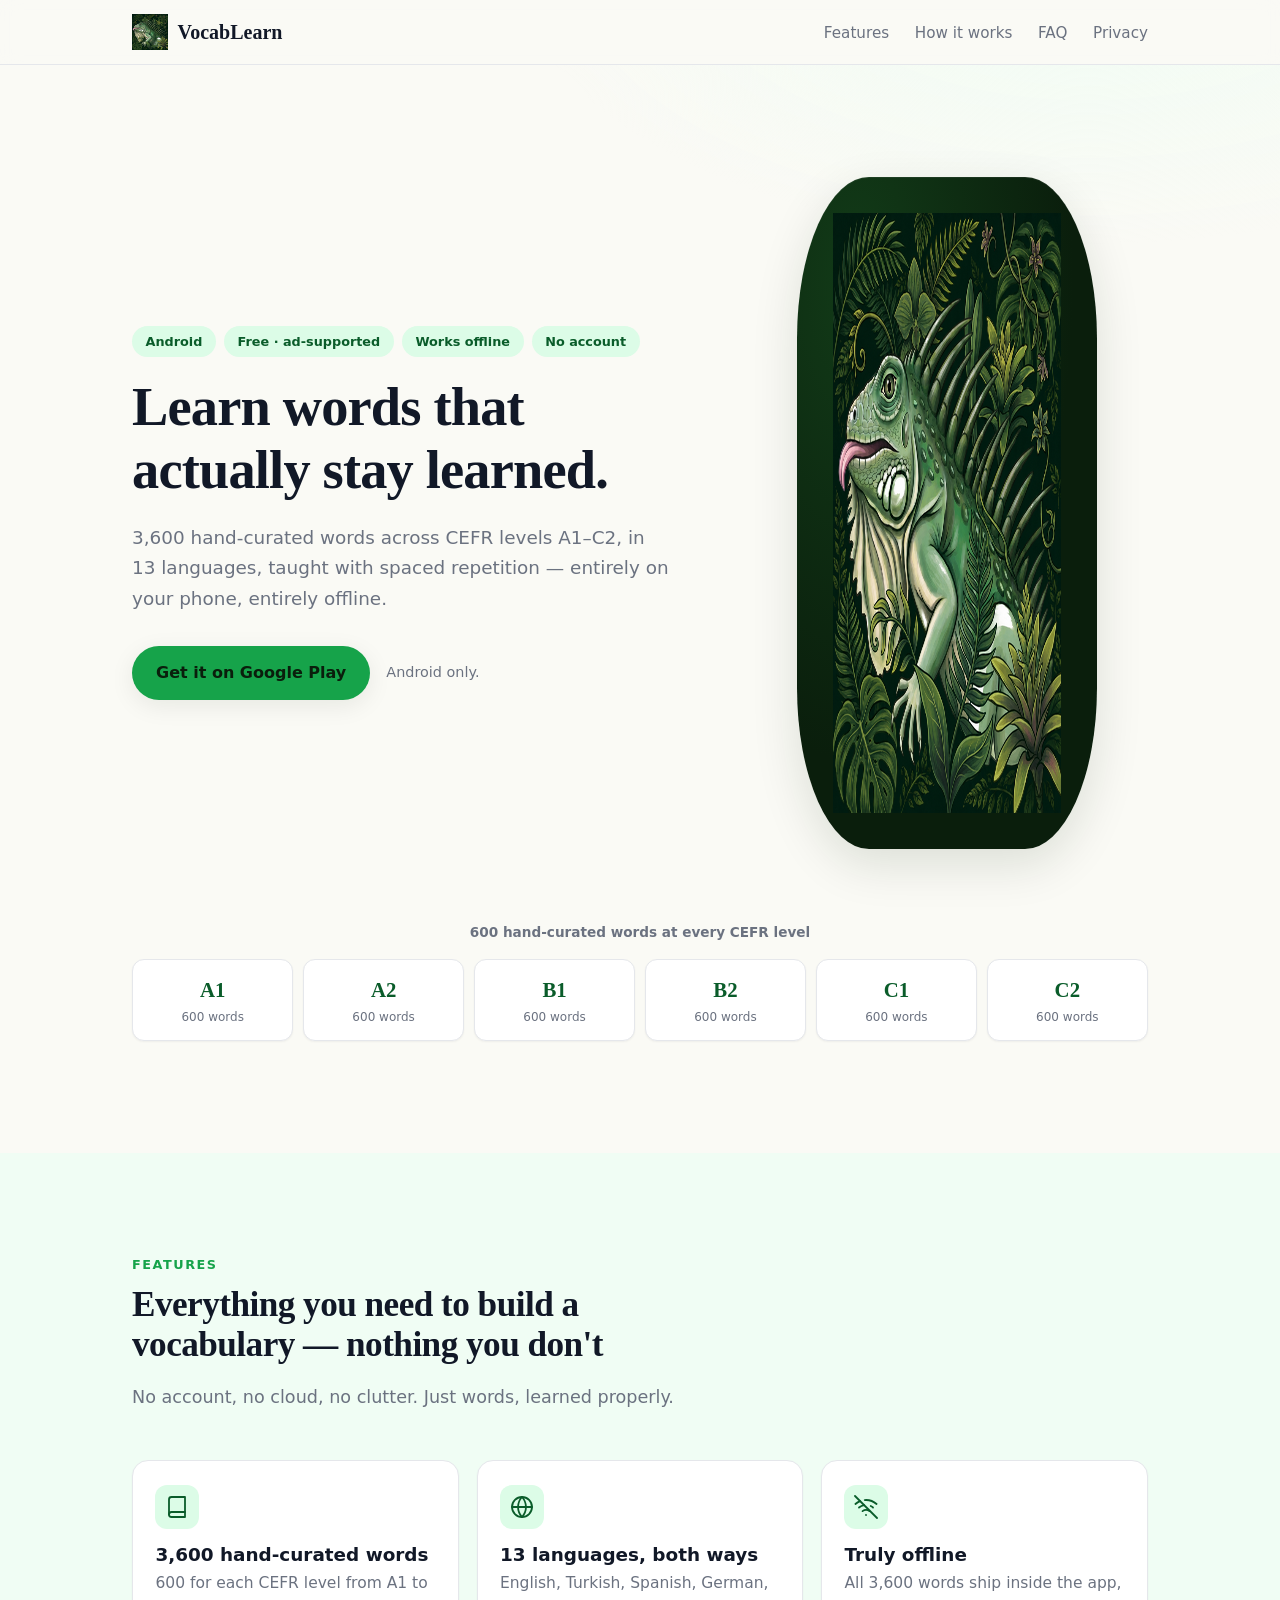
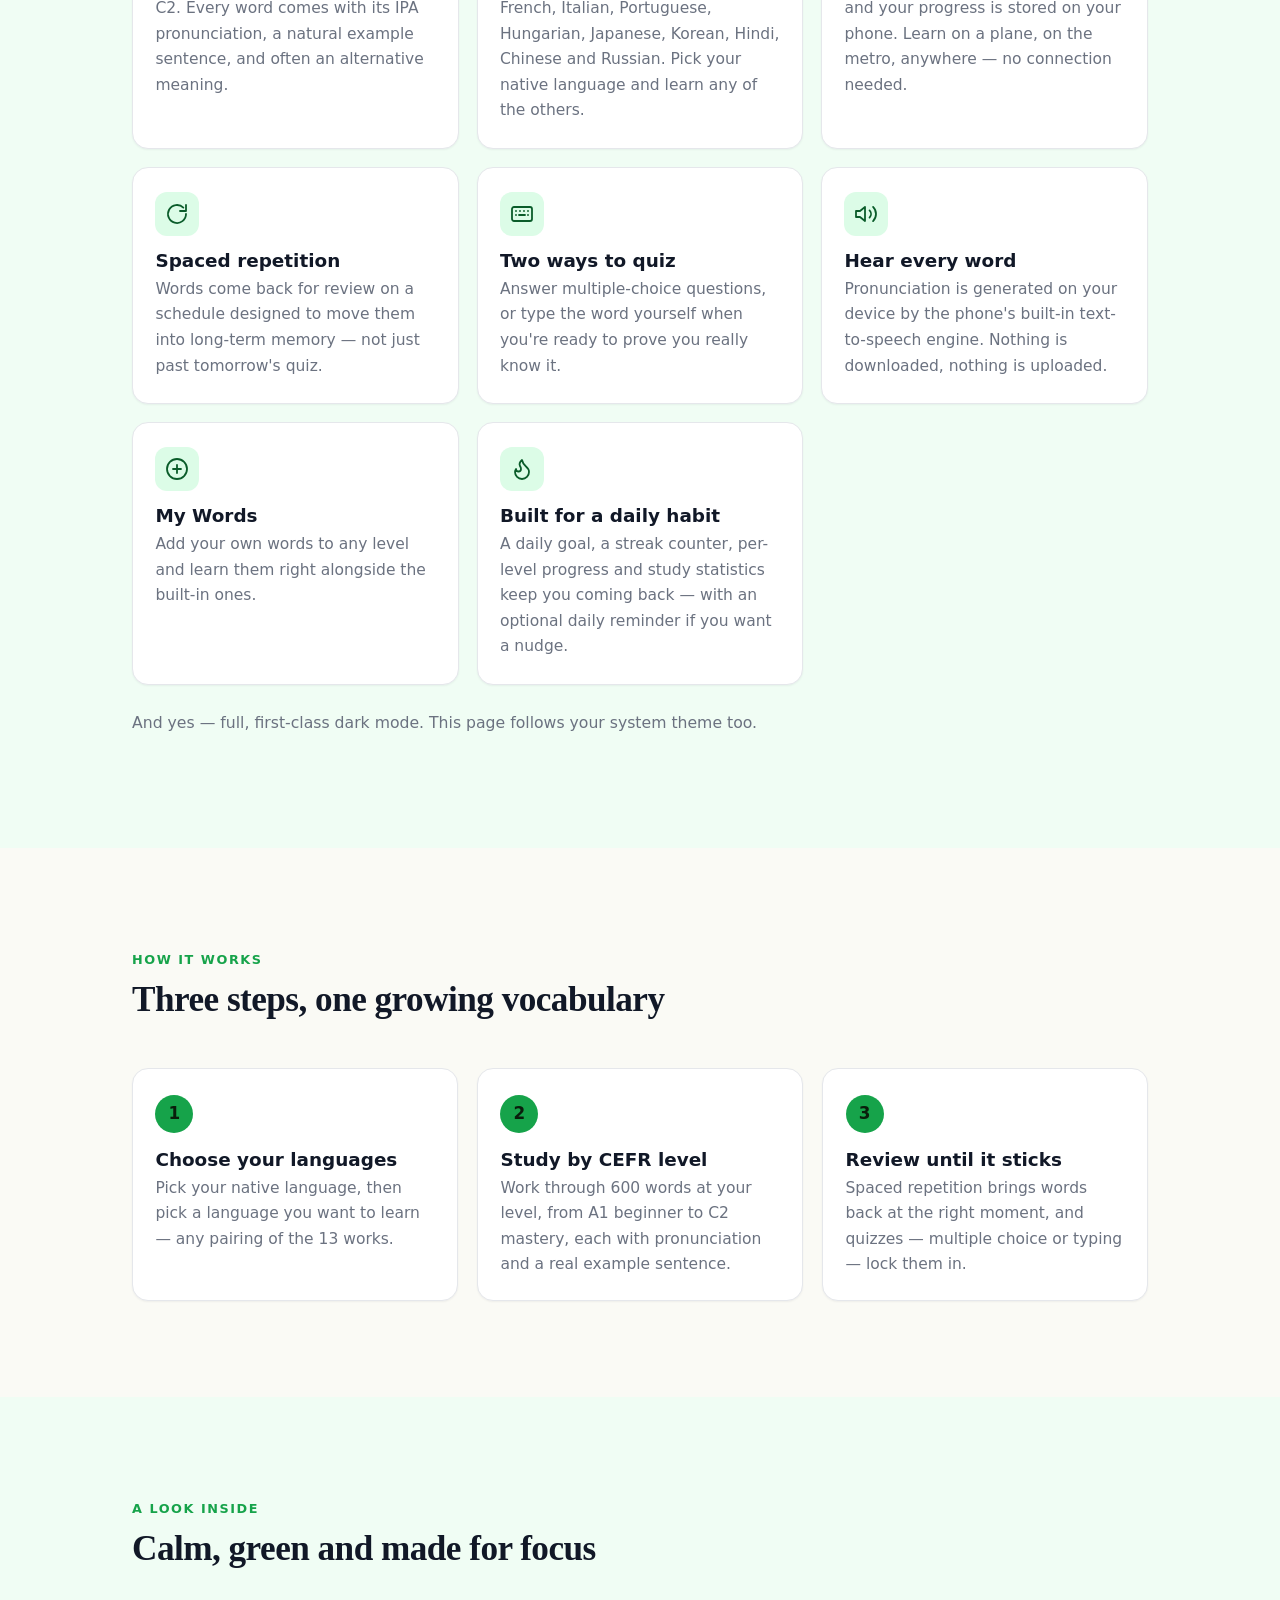
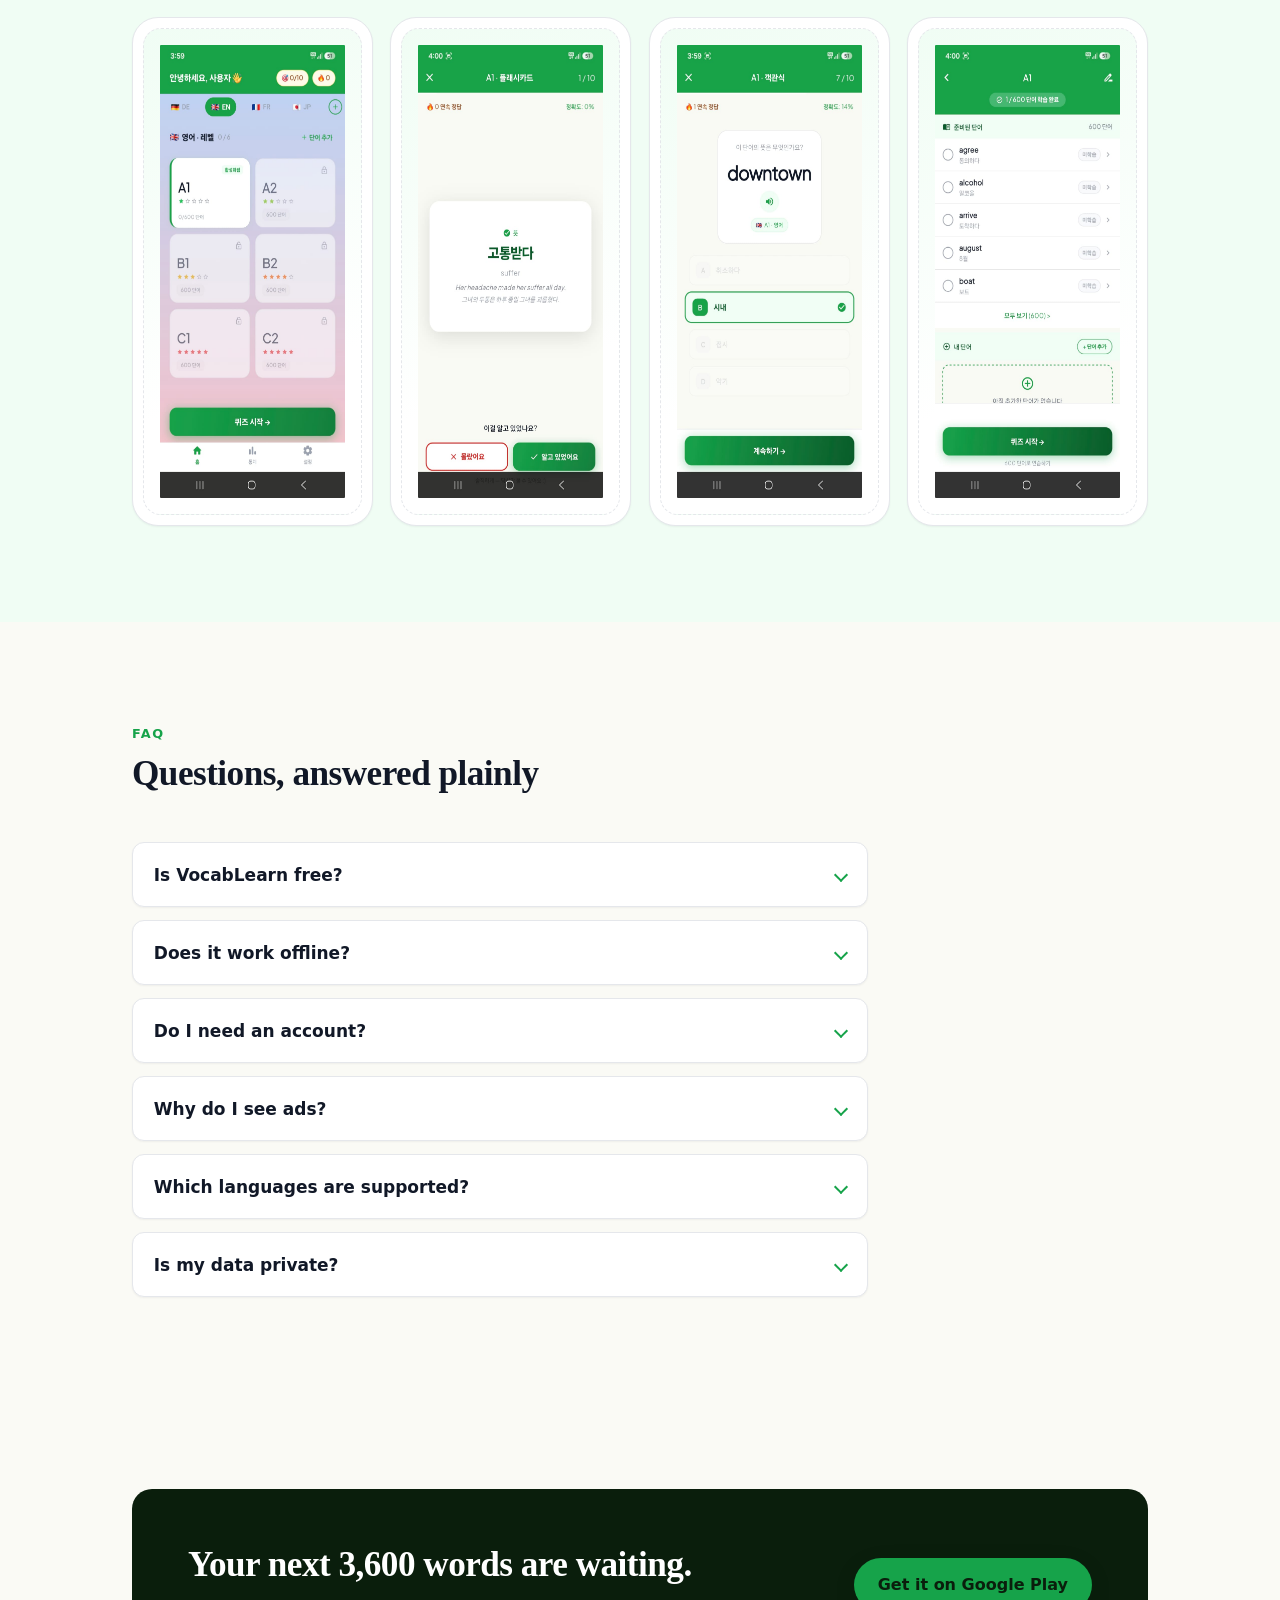
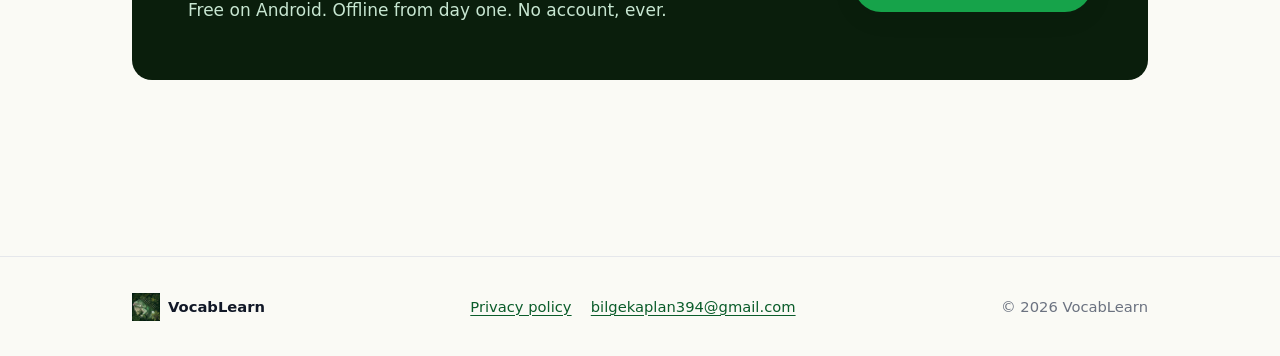
<file: index.html>
<!DOCTYPE html>
<html lang="en" class="no-js">
<head>
  <meta charset="UTF-8">
  <meta name="viewport" content="width=device-width, initial-scale=1.0">
  <title>VocabLearn — Learn vocabulary that sticks, offline</title>
  <meta name="description" content="VocabLearn is a free Android app with 3,600 hand-curated words across CEFR levels A1–C2 in 13 languages. Spaced repetition, quizzes and pronunciation — all fully offline, no account needed.">

  <meta property="og:type" content="website">
  <meta property="og:title" content="VocabLearn — Learn vocabulary that sticks, offline">
  <meta property="og:description" content="3,600 hand-curated words, 13 languages, spaced repetition — free on Android, fully offline, no account.">
  <meta property="og:site_name" content="VocabLearn">

  <link rel="icon" type="image/png" href="assets/favicon.png">

  <link rel="stylesheet" href="styles.css">
  <script>document.documentElement.classList.remove('no-js');</script>
</head>
<body>

  <header class="site-header">
    <div class="container nav">
      <a class="brand" href="#top" aria-label="VocabLearn home">
        <span class="brand-mark" aria-hidden="true">
          <img src="assets/iguana-logo.png" alt="" width="36" height="36">
        </span>
        VocabLearn
      </a>
      <nav aria-label="Main">
        <ul class="nav-links">
          <li class="hide-sm"><a href="#features">Features</a></li>
          <li class="hide-sm"><a href="#how">How it works</a></li>
          <li><a href="#faq">FAQ</a></li>
          <li><a href="privacy.html">Privacy</a></li>
        </ul>
      </nav>
    </div>
  </header>

  <main id="top">

    <!-- ============ Hero ============ -->
    <section class="hero">
      <div class="container">
        <div class="hero-grid">
          <div>
            <div class="hero-badges">
              <span class="badge">Android</span>
              <span class="badge">Free · ad-supported</span>
              <span class="badge">Works offline</span>
              <span class="badge">No account</span>
            </div>
            <h1 class="promise">Learn words that actually stay learned.</h1>
            <p class="support">3,600 hand-curated words across CEFR levels A1–C2, in 13 languages, taught with spaced repetition — entirely on your phone, entirely offline.</p>
            <div class="hero-cta">
              <a class="btn btn-primary" href="https://play.google.com/store/apps/details?id=com.seninadi.kelimeogren" target="_blank" rel="noopener">
                Get it on Google Play
              </a>
              <p class="hero-note">Android only.</p>
            </div>
          </div>

          <div class="hero-icon">
            <!-- App icon: forest iguana illustration (the app's mascot) -->
            <div class="app-icon">
              <img class="iguana-idle" src="assets/iguana-hero.png" width="600" height="600"
                   alt="VocabLearn's mascot: a green iguana illustrated among tropical leaves and flowers">
            </div>
          </div>
        </div>

        <!-- Signature element: the CEFR trail — 600 words at every level -->
        <div class="cefr-trail reveal">
          <p class="cefr-title">600 hand-curated words at every CEFR level</p>
          <ul class="cefr-steps" aria-label="CEFR levels, each with 600 words">
            <li><span class="lvl">A1</span><span class="count">600 words</span></li>
            <li><span class="lvl">A2</span><span class="count">600 words</span></li>
            <li><span class="lvl">B1</span><span class="count">600 words</span></li>
            <li><span class="lvl">B2</span><span class="count">600 words</span></li>
            <li><span class="lvl">C1</span><span class="count">600 words</span></li>
            <li><span class="lvl">C2</span><span class="count">600 words</span></li>
          </ul>
        </div>
      </div>
    </section>

    <!-- ============ Features ============ -->
    <section class="section features" id="features">
      <div class="container">
        <div class="section-head reveal">
          <span class="eyebrow">Features</span>
          <h2>Everything you need to build a vocabulary — nothing you don't</h2>
          <p class="lead">No account, no cloud, no clutter. Just words, learned properly.</p>
        </div>

        <div class="feature-grid">
          <article class="feature-card reveal">
            <div class="feature-icon" aria-hidden="true">
              <svg viewBox="0 0 24 24" fill="none" stroke="currentColor" stroke-width="1.8" stroke-linecap="round" stroke-linejoin="round"><path d="M4 19.5A2.5 2.5 0 0 1 6.5 17H20"/><path d="M6.5 2H20v20H6.5A2.5 2.5 0 0 1 4 19.5v-15A2.5 2.5 0 0 1 6.5 2z"/></svg>
            </div>
            <h3>3,600 hand-curated words</h3>
            <p>600 for each CEFR level from A1 to C2. Every word comes with its IPA pronunciation, a natural example sentence, and often an alternative meaning.</p>
          </article>

          <article class="feature-card reveal reveal-d1">
            <div class="feature-icon" aria-hidden="true">
              <svg viewBox="0 0 24 24" fill="none" stroke="currentColor" stroke-width="1.8" stroke-linecap="round" stroke-linejoin="round"><circle cx="12" cy="12" r="10"/><path d="M2 12h20"/><path d="M12 2a15.3 15.3 0 0 1 4 10 15.3 15.3 0 0 1-4 10 15.3 15.3 0 0 1-4-10 15.3 15.3 0 0 1 4-10z"/></svg>
            </div>
            <h3>13 languages, both ways</h3>
            <p>English, Turkish, Spanish, German, French, Italian, Portuguese, Hungarian, Japanese, Korean, Hindi, Chinese and Russian. Pick your native language and learn any of the others.</p>
          </article>

          <article class="feature-card reveal reveal-d2">
            <div class="feature-icon" aria-hidden="true">
              <svg viewBox="0 0 24 24" fill="none" stroke="currentColor" stroke-width="1.8" stroke-linecap="round" stroke-linejoin="round"><path d="M1 1l22 22"/><path d="M16.72 11.06A10.94 10.94 0 0 1 19 12.55"/><path d="M5 12.55a10.94 10.94 0 0 1 5.17-2.39"/><path d="M10.71 5.05A16 16 0 0 1 22.58 9"/><path d="M1.42 9a15.91 15.91 0 0 1 4.7-2.88"/><path d="M8.53 16.11a6 6 0 0 1 6.95 0"/><path d="M12 20h.01"/></svg>
            </div>
            <h3>Truly offline</h3>
            <p>All 3,600 words ship inside the app, and your progress is stored on your phone. Learn on a plane, on the metro, anywhere — no connection needed.</p>
          </article>

          <article class="feature-card reveal reveal-d3">
            <div class="feature-icon" aria-hidden="true">
              <svg viewBox="0 0 24 24" fill="none" stroke="currentColor" stroke-width="1.8" stroke-linecap="round" stroke-linejoin="round"><path d="M21 12a9 9 0 1 1-2.64-6.36"/><path d="M21 3v6h-6"/></svg>
            </div>
            <h3>Spaced repetition</h3>
            <p>Words come back for review on a schedule designed to move them into long-term memory — not just past tomorrow's quiz.</p>
          </article>

          <article class="feature-card reveal">
            <div class="feature-icon" aria-hidden="true">
              <svg viewBox="0 0 24 24" fill="none" stroke="currentColor" stroke-width="1.8" stroke-linecap="round" stroke-linejoin="round"><rect x="2" y="5" width="20" height="14" rx="2"/><path d="M6 9h.01M10 9h.01M14 9h.01M18 9h.01M6 13h.01M18 13h.01M9 13h6"/></svg>
            </div>
            <h3>Two ways to quiz</h3>
            <p>Answer multiple-choice questions, or type the word yourself when you're ready to prove you really know it.</p>
          </article>

          <article class="feature-card reveal reveal-d1">
            <div class="feature-icon" aria-hidden="true">
              <svg viewBox="0 0 24 24" fill="none" stroke="currentColor" stroke-width="1.8" stroke-linecap="round" stroke-linejoin="round"><polygon points="11 5 6 9 2 9 2 15 6 15 11 19 11 5"/><path d="M15.54 8.46a5 5 0 0 1 0 7.07"/><path d="M19.07 4.93a10 10 0 0 1 0 14.14"/></svg>
            </div>
            <h3>Hear every word</h3>
            <p>Pronunciation is generated on your device by the phone's built-in text-to-speech engine. Nothing is downloaded, nothing is uploaded.</p>
          </article>

          <article class="feature-card reveal reveal-d2">
            <div class="feature-icon" aria-hidden="true">
              <svg viewBox="0 0 24 24" fill="none" stroke="currentColor" stroke-width="1.8" stroke-linecap="round" stroke-linejoin="round"><circle cx="12" cy="12" r="10"/><path d="M12 8v8M8 12h8"/></svg>
            </div>
            <h3>My Words</h3>
            <p>Add your own words to any level and learn them right alongside the built-in ones.</p>
          </article>

          <article class="feature-card reveal reveal-d3">
            <div class="feature-icon" aria-hidden="true">
              <svg viewBox="0 0 24 24" fill="none" stroke="currentColor" stroke-width="1.8" stroke-linecap="round" stroke-linejoin="round"><path d="M8.5 14.5A2.5 2.5 0 0 0 11 12c0-1.38-.5-2-1-3-1.072-2.143-.224-4.054 2-6 .5 2.5 2 4.9 4 6.5 2 1.6 3 3.5 3 5.5a7 7 0 1 1-14 0c0-1.153.433-2.294 1-3a2.5 2.5 0 0 0 2.5 2.5z"/></svg>
            </div>
            <h3>Built for a daily habit</h3>
            <p>A daily goal, a streak counter, per-level progress and study statistics keep you coming back — with an optional daily reminder if you want a nudge.</p>
          </article>
        </div>

        <p class="lead reveal" style="margin-top:1.6rem; font-size:0.98rem;">
          And yes — full, first-class dark mode. This page follows your system theme too.
        </p>
      </div>
    </section>

    <!-- ============ How it works ============ -->
    <section class="section" id="how">
      <div class="container">
        <div class="section-head reveal">
          <span class="eyebrow">How it works</span>
          <h2>Three steps, one growing vocabulary</h2>
        </div>
        <ol class="steps" style="list-style:none; padding:0; margin:0;">
          <li class="step reveal">
            <h3>Choose your languages</h3>
            <p>Pick your native language, then pick a language you want to learn — any pairing of the 13 works.</p>
          </li>
          <li class="step reveal reveal-d1">
            <h3>Study by CEFR level</h3>
            <p>Work through 600 words at your level, from A1 beginner to C2 mastery, each with pronunciation and a real example sentence.</p>
          </li>
          <li class="step reveal reveal-d2">
            <h3>Review until it sticks</h3>
            <p>Spaced repetition brings words back at the right moment, and quizzes — multiple choice or typing — lock them in.</p>
          </li>
        </ol>
      </div>
    </section>

    <!-- ============ Screenshots ============ -->
    <section class="section shots" id="screenshots">
      <div class="container">
        <div class="section-head reveal">
          <span class="eyebrow">A look inside</span>
          <h2>Calm, green and made for focus</h2>
        </div>

        <!-- OWNER: drop four portrait screenshots into a "screenshots" folder
             next to this file, named exactly:
               screenshots/1-home.png
               screenshots/2-word.png
               screenshots/3-quiz.png
               screenshots/4-stats.png
             Recommended size: portrait PNG around 1080×2280.
             Until the files exist, the frames simply show empty phone outlines. -->
        <div class="shot-strip">
          <div class="phone reveal">
            <img class="phone-screen" src="screenshots/1-home.jpeg" alt="VocabLearn home screen showing the daily goal" loading="lazy">
          </div>
          <div class="phone reveal reveal-d1">
            <img class="phone-screen" src="screenshots/2-word.jpeg" alt="A word card with its IPA pronunciation and example sentence" loading="lazy">
          </div>
          <div class="phone reveal reveal-d2">
            <img class="phone-screen" src="screenshots/3-quiz.jpeg" alt="A multiple-choice quiz question" loading="lazy">
          </div>
          <div class="phone reveal reveal-d3">
            <img class="phone-screen" src="screenshots/4-stats.jpeg" alt="Study statistics and streak screen" loading="lazy">
          </div>
        </div>
      </div>
    </section>

    <!-- ============ FAQ ============ -->
    <section class="section" id="faq">
      <div class="container">
        <div class="section-head reveal">
          <span class="eyebrow">FAQ</span>
          <h2>Questions, answered plainly</h2>
        </div>

        <div class="faq-list">
          <details class="faq-item reveal">
            <summary>Is VocabLearn free?</summary>
            <div class="answer">
              <p>Yes — completely free, supported by ads. There is no paid version. You start with two learning languages included; if you want to add another language, or jump ahead to a higher CEFR level before finishing your current one, you can unlock it by watching a short rewarded ad. Watching is always your choice.</p>
            </div>
          </details>

          <details class="faq-item reveal">
            <summary>Does it work offline?</summary>
            <div class="answer">
              <p>Fully. All 3,600 words and their translations are bundled inside the app — nothing is fetched from a server. Your progress is stored on your phone, and pronunciation is generated on-device. Every part of learning works without an internet connection.</p>
            </div>
          </details>

          <details class="faq-item reveal">
            <summary>Do I need an account?</summary>
            <div class="answer">
              <p>No. There's no sign-up, no email, no password and no cloud sync. You open the app and start learning.</p>
            </div>
          </details>

          <details class="faq-item reveal">
            <summary>Why do I see ads?</summary>
            <div class="answer">
              <p>Ads are what keep the app free. They're served by Google AdMob and kept out of your way: a full-screen ad appears only when you leave a quiz results screen — never during a quiz. Rewarded ads are entirely optional and only play when you choose to watch one.</p>
            </div>
          </details>

          <details class="faq-item reveal">
            <summary>Which languages are supported?</summary>
            <div class="answer">
              <p>Thirteen, both as the interface language and as a language you can learn: English, Turkish, Spanish, German, French, Italian, Portuguese, Hungarian, Japanese, Korean, Hindi, Chinese and Russian. You pick a native language and learn any of the others.</p>
            </div>
          </details>

          <details class="faq-item reveal">
            <summary>Is my data private?</summary>
            <div class="answer">
              <p>Your learning data — the words you add, your progress and settings — stays on your phone, and you never create an account. The app uses Google services (AdMob for ads, and Firebase Analytics and Crashlytics for usage insights and crash reports), which process some device data on Google's side. We don't sell your data. The full details are in our <a href="privacy.html">privacy policy</a>.</p>
            </div>
          </details>
        </div>
      </div>
    </section>

    <!-- ============ Bottom CTA ============ -->
    <section class="section" aria-label="Get the app">
      <div class="container">
        <div class="cta-band reveal">
          <div>
            <h2>Your next 3,600 words are waiting.</h2>
            <p>Free on Android. Offline from day one. No account, ever.</p>
          </div>
          <a class="btn btn-primary" href="https://play.google.com/store/apps/details?id=com.seninadi.kelimeogren" target="_blank" rel="noopener">
            Get it on Google Play
          </a>
        </div>
      </div>
    </section>

  </main>

  <footer class="site-footer">
    <div class="container footer-row">
      <span class="footer-brand">
        <span class="brand-mark" aria-hidden="true">
          <img src="assets/iguana-logo.png" alt="" width="28" height="28">
        </span>
        VocabLearn
      </span>
      <nav aria-label="Footer">
        <a href="privacy.html">Privacy policy</a>
        <a href="mailto:bilgekaplan394@gmail.com">bilgekaplan394@gmail.com</a>
      </nav>
      <span>© 2026 VocabLearn</span>
    </div>
  </footer>

  <script>
    (function () {
      var reduce = window.matchMedia('(prefers-reduced-motion: reduce)').matches;
      var els = document.querySelectorAll('.reveal');
      if (reduce || !('IntersectionObserver' in window)) {
        els.forEach ? els.forEach(function (el) { el.classList.add('visible'); })
                    : Array.prototype.forEach.call(els, function (el) { el.classList.add('visible'); });
        return;
      }
      var io = new IntersectionObserver(function (entries) {
        entries.forEach(function (entry) {
          if (entry.isIntersecting) {
            entry.target.classList.add('visible');
            io.unobserve(entry.target);
          }
        });
      }, { threshold: 0.12, rootMargin: '0px 0px -40px 0px' });
      Array.prototype.forEach.call(els, function (el) { io.observe(el); });
    })();
  </script>
</body>
</html>
</file>
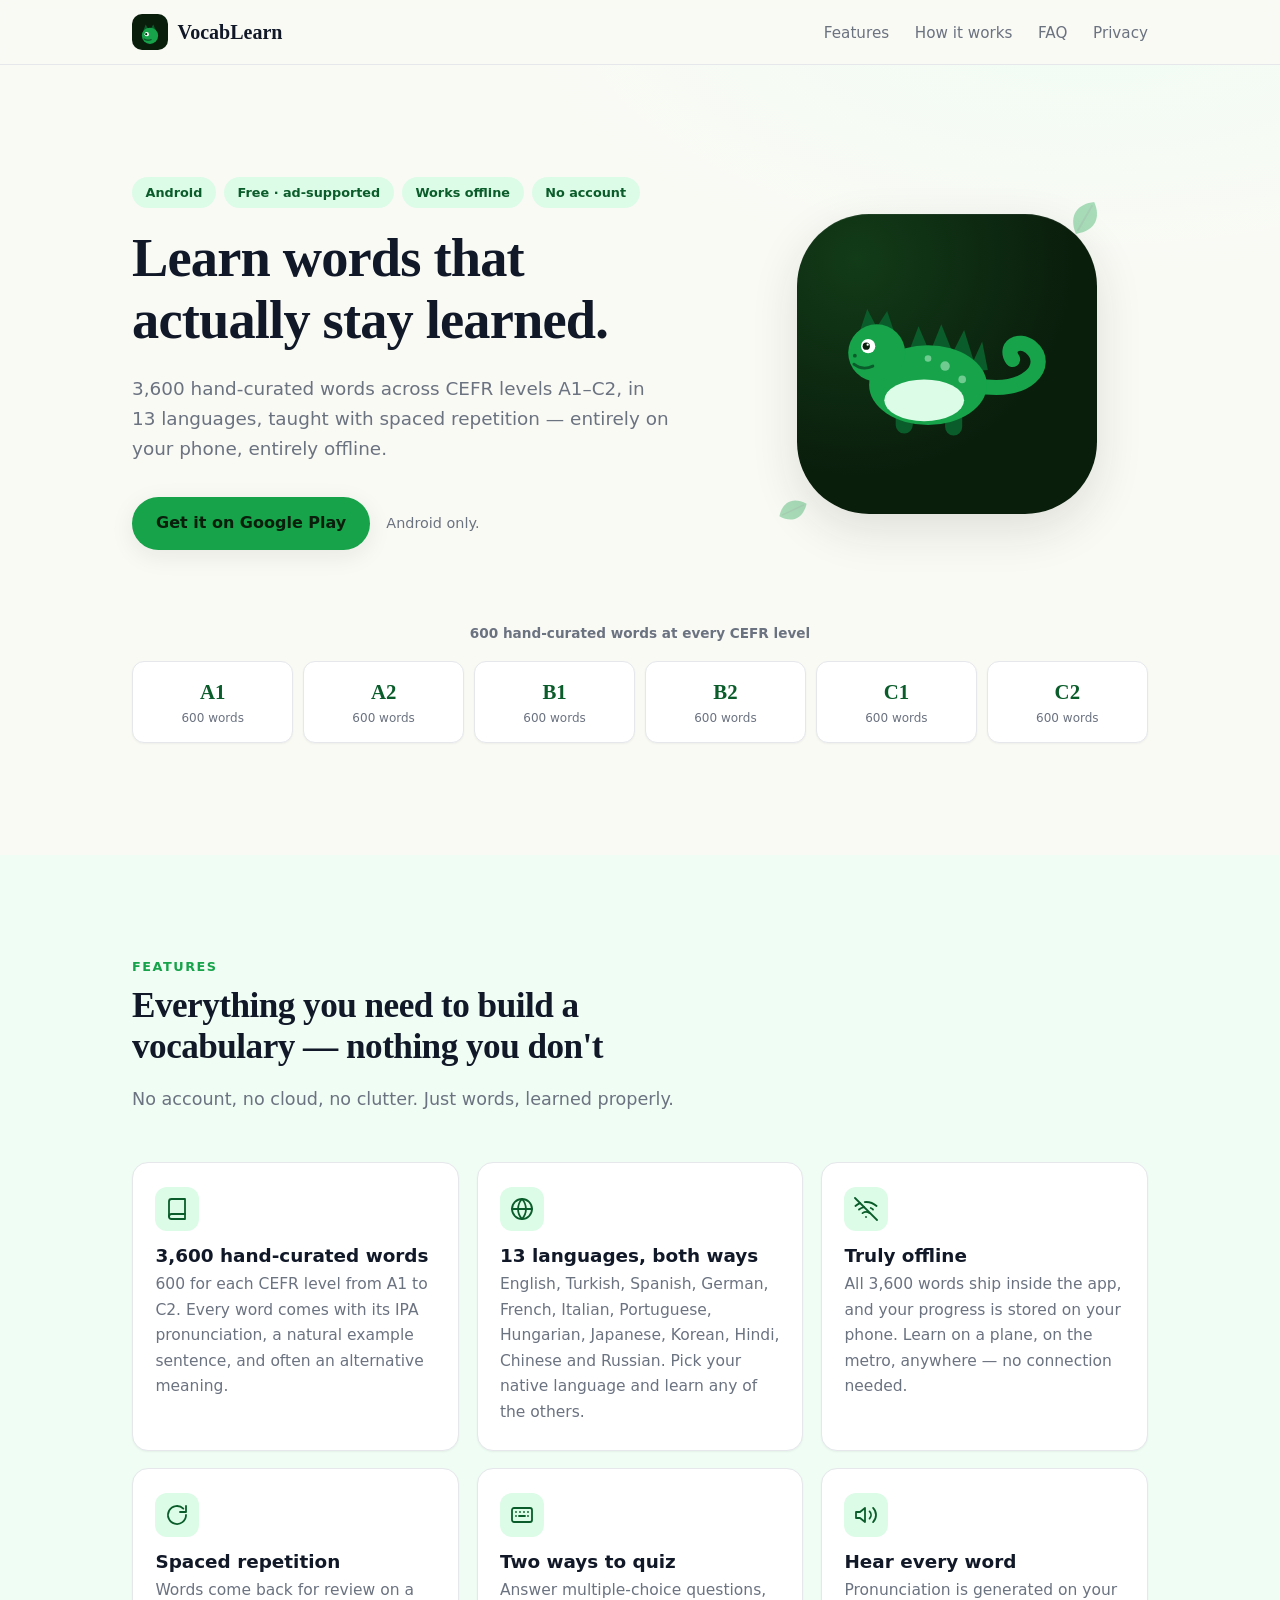
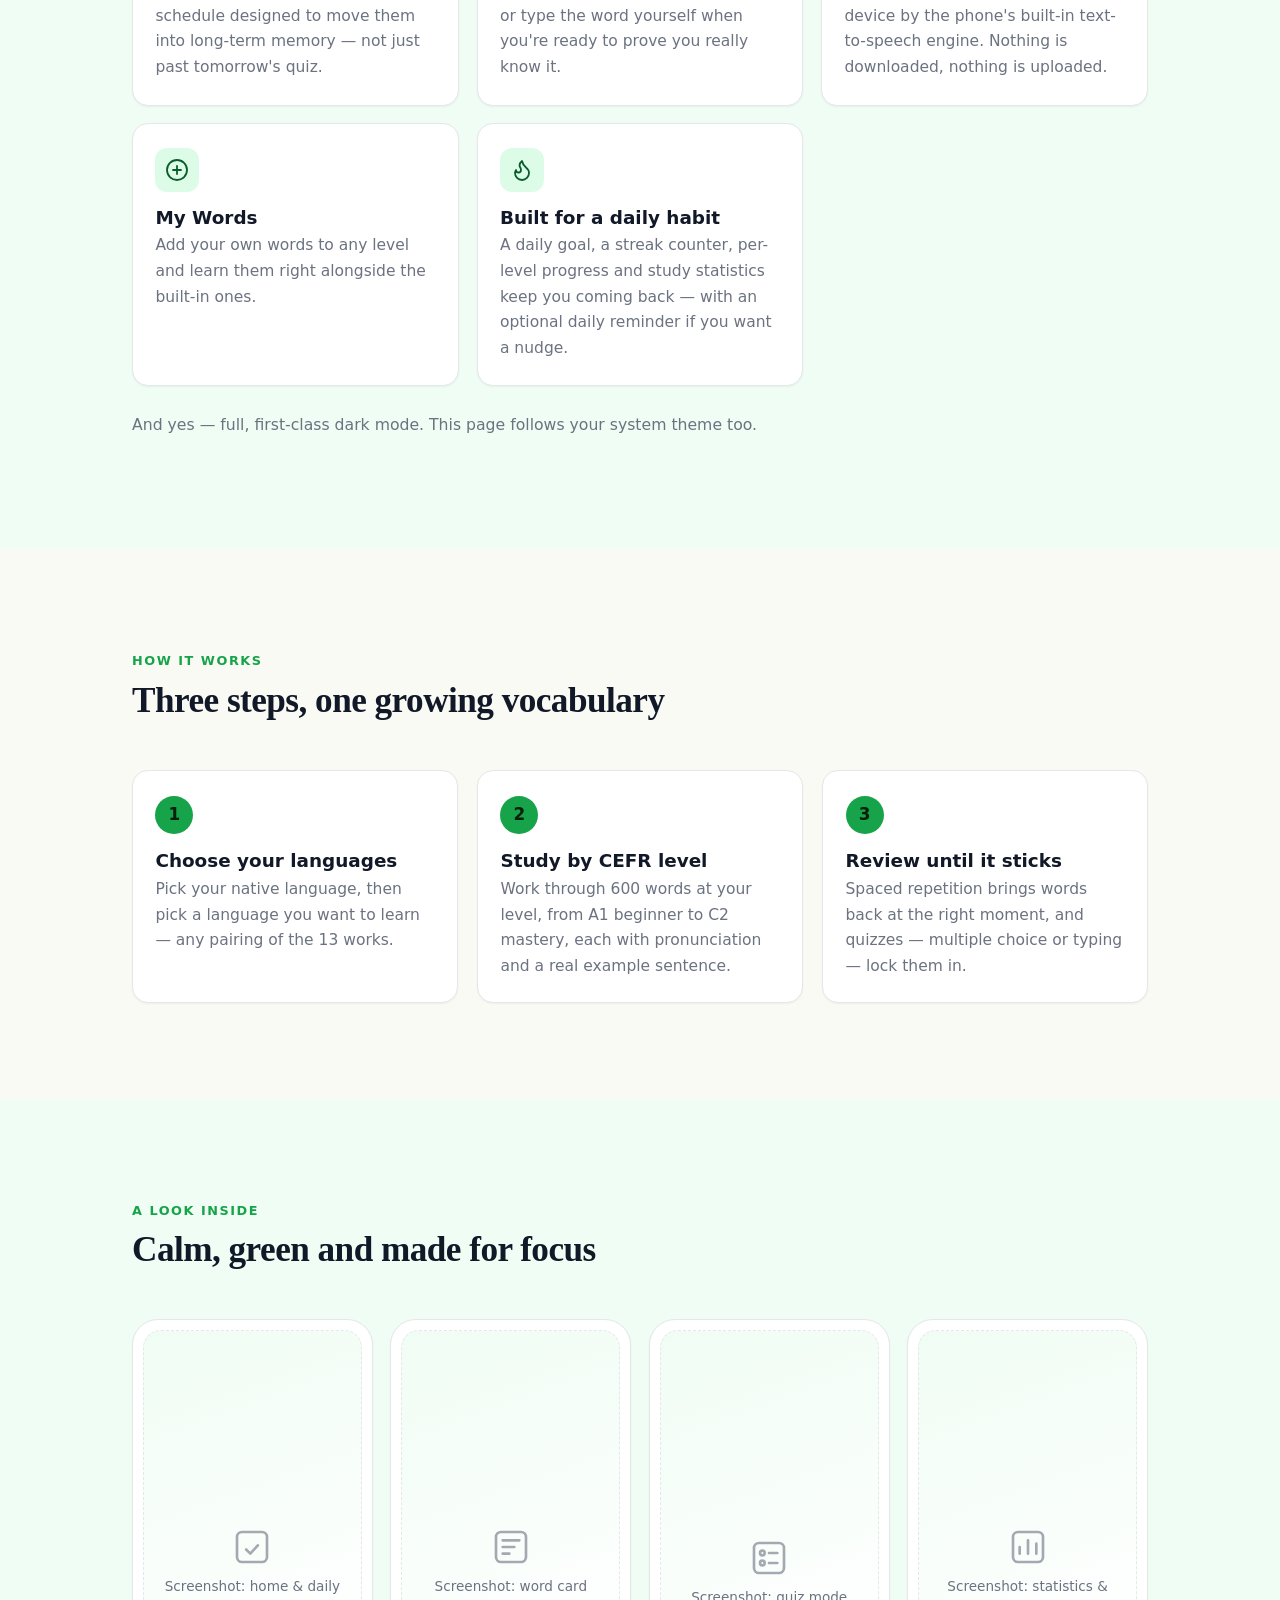
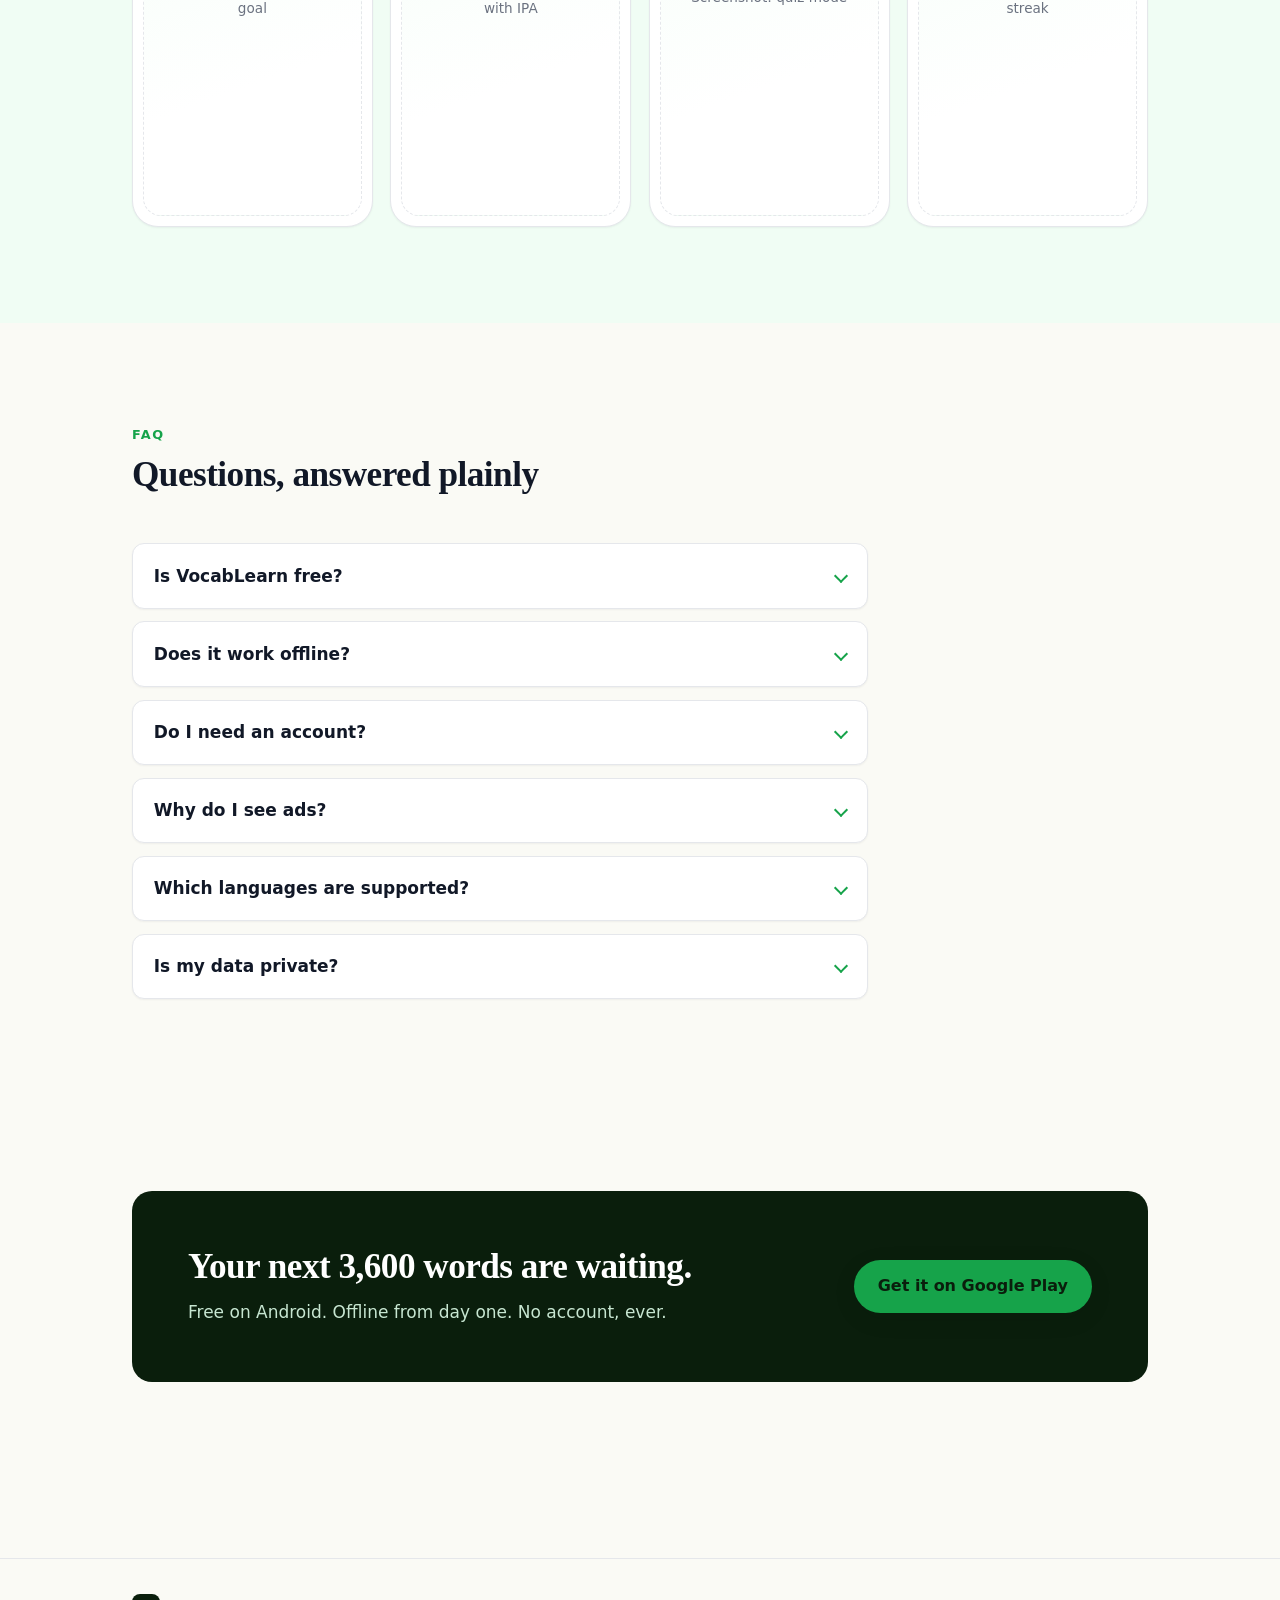
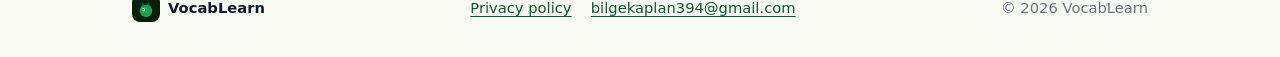
<file: index (1).html>
<!DOCTYPE html>
<html lang="en" class="no-js">
<head>
  <meta charset="UTF-8">
  <meta name="viewport" content="width=device-width, initial-scale=1.0">
  <title>VocabLearn — Learn vocabulary that sticks, offline</title>
  <meta name="description" content="VocabLearn is a free Android app with 3,600 hand-curated words across CEFR levels A1–C2 in 13 languages. Spaced repetition, quizzes and pronunciation — all fully offline, no account needed.">

  <meta property="og:type" content="website">
  <meta property="og:title" content="VocabLearn — Learn vocabulary that sticks, offline">
  <meta property="og:description" content="3,600 hand-curated words, 13 languages, spaced repetition — free on Android, fully offline, no account.">
  <meta property="og:site_name" content="VocabLearn">

  <link rel="icon" href="data:image/svg+xml,%3Csvg xmlns='http://www.w3.org/2000/svg' viewBox='0 0 48 48'%3E%3Crect width='48' height='48' rx='11' fill='%230A1E0C'/%3E%3Cpath d='M10 24 L16 10 L23 21 L30 10 L37 24 Z' fill='%230A5C2A'/%3E%3Ccircle cx='24' cy='31' r='15' fill='%2316A34A'/%3E%3Ccircle cx='18' cy='28' r='4' fill='%23ffffff'/%3E%3Ccircle cx='17' cy='28' r='2' fill='%230A1E0C'/%3E%3C/svg%3E">

  <link rel="stylesheet" href="styles.css">
  <script>document.documentElement.classList.remove('no-js');</script>
</head>
<body>

  <header class="site-header">
    <div class="container nav">
      <a class="brand" href="#top" aria-label="VocabLearn home">
        <span class="brand-mark" aria-hidden="true">
          <svg viewBox="0 0 48 48" xmlns="http://www.w3.org/2000/svg" role="img" aria-hidden="true">
            <path d="M10 26 L16 10 L23 22 L30 10 L37 26 Z" fill="#0A5C2A"/>
            <circle cx="24" cy="31" r="15" fill="#16A34A"/>
            <circle cx="18" cy="28" r="4" fill="#ffffff"/>
            <circle cx="17" cy="28" r="2" fill="#0A1E0C"/>
            <path d="M13 37 Q19 41 26 38" fill="none" stroke="#0A5C2A" stroke-width="2.4" stroke-linecap="round"/>
          </svg>
        </span>
        VocabLearn
      </a>
      <nav aria-label="Main">
        <ul class="nav-links">
          <li class="hide-sm"><a href="#features">Features</a></li>
          <li class="hide-sm"><a href="#how">How it works</a></li>
          <li><a href="#faq">FAQ</a></li>
          <li><a href="privacy.html">Privacy</a></li>
        </ul>
      </nav>
    </div>
  </header>

  <main id="top">

    <!-- ============ Hero ============ -->
    <section class="hero">
      <div class="container">
        <div class="hero-grid">
          <div>
            <div class="hero-badges">
              <span class="badge">Android</span>
              <span class="badge">Free · ad-supported</span>
              <span class="badge">Works offline</span>
              <span class="badge">No account</span>
            </div>
            <h1 class="promise">Learn words that actually stay learned.</h1>
            <p class="support">3,600 hand-curated words across CEFR levels A1–C2, in 13 languages, taught with spaced repetition — entirely on your phone, entirely offline.</p>
            <div class="hero-cta">
              <a class="btn btn-primary" href="https://play.google.com/store/apps/details?id=com.seninadi.kelimeogren" target="_blank" rel="noopener">
                Get it on Google Play
              </a>
              <p class="hero-note">Android only.</p>
            </div>
          </div>

          <div class="hero-icon">
            <!-- App icon: forest iguana illustration (the app's mascot) -->
            <div class="app-icon" role="img" aria-label="VocabLearn app icon: a friendly green iguana on a deep forest background">
              <svg class="iguana-idle" viewBox="0 0 240 190" xmlns="http://www.w3.org/2000/svg" aria-hidden="true">
                <!-- curled tail -->
                <path d="M150 118 C 205 130, 230 96, 208 78 C 195 68, 180 78, 189 91"
                      fill="none" stroke="#16A34A" stroke-width="16" stroke-linecap="round"/>
                <!-- dorsal crest (bases hidden under the body) -->
                <path d="M56 96 L66 62 L78 88 L90 56 L102 84 L114 54 L126 84 L138 60 L148 92 L157 72 L163 102 L56 110 Z" fill="#0A5C2A"/>
                <!-- head crest (base hidden under the head) -->
                <path d="M28 62 L36 38 L46 57 L57 40 L65 64 L28 70 Z" fill="#0A5C2A"/>
                <!-- legs -->
                <rect x="66" y="142" width="18" height="27" rx="9" fill="#0A5C2A"/>
                <rect x="118" y="144" width="18" height="27" rx="9" fill="#0A5C2A"/>
                <!-- body -->
                <ellipse cx="100" cy="118" rx="62" ry="42" fill="#16A34A"/>
                <!-- belly -->
                <ellipse cx="96" cy="134" rx="42" ry="22" fill="#DCFCE7"/>
                <!-- body spots -->
                <circle cx="118" cy="98" r="5" fill="#DCFCE7" opacity="0.45"/>
                <circle cx="136" cy="112" r="4" fill="#DCFCE7" opacity="0.45"/>
                <circle cx="100" cy="90" r="3.5" fill="#DCFCE7" opacity="0.45"/>
                <!-- head -->
                <circle cx="46" cy="84" r="30" fill="#16A34A"/>
                <!-- eye -->
                <circle cx="37" cy="77" r="7.5" fill="#ffffff"/>
                <circle cx="35" cy="77" r="3.8" fill="#0A1E0C"/>
                <circle cx="36.5" cy="75.5" r="1.2" fill="#ffffff"/>
                <!-- nostril + smile -->
                <circle cx="23" cy="87" r="2" fill="#0A5C2A"/>
                <path d="M22 96 Q 31 103 42 98" fill="none" stroke="#0A5C2A" stroke-width="3" stroke-linecap="round"/>
              </svg>
            </div>
            <svg class="leaf-accent leaf-1" viewBox="0 0 48 48" xmlns="http://www.w3.org/2000/svg" aria-hidden="true">
              <path d="M24 4 C 38 14, 42 30, 24 44 C 6 30, 10 14, 24 4 Z" fill="currentColor"/>
              <path d="M24 8 L24 40" stroke="#0A5C2A" stroke-width="2" opacity="0.5"/>
            </svg>
            <svg class="leaf-accent leaf-2" viewBox="0 0 48 48" xmlns="http://www.w3.org/2000/svg" aria-hidden="true">
              <path d="M24 4 C 38 14, 42 30, 24 44 C 6 30, 10 14, 24 4 Z" fill="currentColor"/>
              <path d="M24 8 L24 40" stroke="#0A5C2A" stroke-width="2" opacity="0.5"/>
            </svg>
          </div>
        </div>

        <!-- Signature element: the CEFR trail — 600 words at every level -->
        <div class="cefr-trail reveal">
          <p class="cefr-title">600 hand-curated words at every CEFR level</p>
          <ul class="cefr-steps" aria-label="CEFR levels, each with 600 words">
            <li><span class="lvl">A1</span><span class="count">600 words</span></li>
            <li><span class="lvl">A2</span><span class="count">600 words</span></li>
            <li><span class="lvl">B1</span><span class="count">600 words</span></li>
            <li><span class="lvl">B2</span><span class="count">600 words</span></li>
            <li><span class="lvl">C1</span><span class="count">600 words</span></li>
            <li><span class="lvl">C2</span><span class="count">600 words</span></li>
          </ul>
        </div>
      </div>
    </section>

    <!-- ============ Features ============ -->
    <section class="section features" id="features">
      <div class="container">
        <div class="section-head reveal">
          <span class="eyebrow">Features</span>
          <h2>Everything you need to build a vocabulary — nothing you don't</h2>
          <p class="lead">No account, no cloud, no clutter. Just words, learned properly.</p>
        </div>

        <div class="feature-grid">
          <article class="feature-card reveal">
            <div class="feature-icon" aria-hidden="true">
              <svg viewBox="0 0 24 24" fill="none" stroke="currentColor" stroke-width="1.8" stroke-linecap="round" stroke-linejoin="round"><path d="M4 19.5A2.5 2.5 0 0 1 6.5 17H20"/><path d="M6.5 2H20v20H6.5A2.5 2.5 0 0 1 4 19.5v-15A2.5 2.5 0 0 1 6.5 2z"/></svg>
            </div>
            <h3>3,600 hand-curated words</h3>
            <p>600 for each CEFR level from A1 to C2. Every word comes with its IPA pronunciation, a natural example sentence, and often an alternative meaning.</p>
          </article>

          <article class="feature-card reveal reveal-d1">
            <div class="feature-icon" aria-hidden="true">
              <svg viewBox="0 0 24 24" fill="none" stroke="currentColor" stroke-width="1.8" stroke-linecap="round" stroke-linejoin="round"><circle cx="12" cy="12" r="10"/><path d="M2 12h20"/><path d="M12 2a15.3 15.3 0 0 1 4 10 15.3 15.3 0 0 1-4 10 15.3 15.3 0 0 1-4-10 15.3 15.3 0 0 1 4-10z"/></svg>
            </div>
            <h3>13 languages, both ways</h3>
            <p>English, Turkish, Spanish, German, French, Italian, Portuguese, Hungarian, Japanese, Korean, Hindi, Chinese and Russian. Pick your native language and learn any of the others.</p>
          </article>

          <article class="feature-card reveal reveal-d2">
            <div class="feature-icon" aria-hidden="true">
              <svg viewBox="0 0 24 24" fill="none" stroke="currentColor" stroke-width="1.8" stroke-linecap="round" stroke-linejoin="round"><path d="M1 1l22 22"/><path d="M16.72 11.06A10.94 10.94 0 0 1 19 12.55"/><path d="M5 12.55a10.94 10.94 0 0 1 5.17-2.39"/><path d="M10.71 5.05A16 16 0 0 1 22.58 9"/><path d="M1.42 9a15.91 15.91 0 0 1 4.7-2.88"/><path d="M8.53 16.11a6 6 0 0 1 6.95 0"/><path d="M12 20h.01"/></svg>
            </div>
            <h3>Truly offline</h3>
            <p>All 3,600 words ship inside the app, and your progress is stored on your phone. Learn on a plane, on the metro, anywhere — no connection needed.</p>
          </article>

          <article class="feature-card reveal reveal-d3">
            <div class="feature-icon" aria-hidden="true">
              <svg viewBox="0 0 24 24" fill="none" stroke="currentColor" stroke-width="1.8" stroke-linecap="round" stroke-linejoin="round"><path d="M21 12a9 9 0 1 1-2.64-6.36"/><path d="M21 3v6h-6"/></svg>
            </div>
            <h3>Spaced repetition</h3>
            <p>Words come back for review on a schedule designed to move them into long-term memory — not just past tomorrow's quiz.</p>
          </article>

          <article class="feature-card reveal">
            <div class="feature-icon" aria-hidden="true">
              <svg viewBox="0 0 24 24" fill="none" stroke="currentColor" stroke-width="1.8" stroke-linecap="round" stroke-linejoin="round"><rect x="2" y="5" width="20" height="14" rx="2"/><path d="M6 9h.01M10 9h.01M14 9h.01M18 9h.01M6 13h.01M18 13h.01M9 13h6"/></svg>
            </div>
            <h3>Two ways to quiz</h3>
            <p>Answer multiple-choice questions, or type the word yourself when you're ready to prove you really know it.</p>
          </article>

          <article class="feature-card reveal reveal-d1">
            <div class="feature-icon" aria-hidden="true">
              <svg viewBox="0 0 24 24" fill="none" stroke="currentColor" stroke-width="1.8" stroke-linecap="round" stroke-linejoin="round"><polygon points="11 5 6 9 2 9 2 15 6 15 11 19 11 5"/><path d="M15.54 8.46a5 5 0 0 1 0 7.07"/><path d="M19.07 4.93a10 10 0 0 1 0 14.14"/></svg>
            </div>
            <h3>Hear every word</h3>
            <p>Pronunciation is generated on your device by the phone's built-in text-to-speech engine. Nothing is downloaded, nothing is uploaded.</p>
          </article>

          <article class="feature-card reveal reveal-d2">
            <div class="feature-icon" aria-hidden="true">
              <svg viewBox="0 0 24 24" fill="none" stroke="currentColor" stroke-width="1.8" stroke-linecap="round" stroke-linejoin="round"><circle cx="12" cy="12" r="10"/><path d="M12 8v8M8 12h8"/></svg>
            </div>
            <h3>My Words</h3>
            <p>Add your own words to any level and learn them right alongside the built-in ones.</p>
          </article>

          <article class="feature-card reveal reveal-d3">
            <div class="feature-icon" aria-hidden="true">
              <svg viewBox="0 0 24 24" fill="none" stroke="currentColor" stroke-width="1.8" stroke-linecap="round" stroke-linejoin="round"><path d="M8.5 14.5A2.5 2.5 0 0 0 11 12c0-1.38-.5-2-1-3-1.072-2.143-.224-4.054 2-6 .5 2.5 2 4.9 4 6.5 2 1.6 3 3.5 3 5.5a7 7 0 1 1-14 0c0-1.153.433-2.294 1-3a2.5 2.5 0 0 0 2.5 2.5z"/></svg>
            </div>
            <h3>Built for a daily habit</h3>
            <p>A daily goal, a streak counter, per-level progress and study statistics keep you coming back — with an optional daily reminder if you want a nudge.</p>
          </article>
        </div>

        <p class="lead reveal" style="margin-top:1.6rem; font-size:0.98rem;">
          And yes — full, first-class dark mode. This page follows your system theme too.
        </p>
      </div>
    </section>

    <!-- ============ How it works ============ -->
    <section class="section" id="how">
      <div class="container">
        <div class="section-head reveal">
          <span class="eyebrow">How it works</span>
          <h2>Three steps, one growing vocabulary</h2>
        </div>
        <ol class="steps" style="list-style:none; padding:0; margin:0;">
          <li class="step reveal">
            <h3>Choose your languages</h3>
            <p>Pick your native language, then pick a language you want to learn — any pairing of the 13 works.</p>
          </li>
          <li class="step reveal reveal-d1">
            <h3>Study by CEFR level</h3>
            <p>Work through 600 words at your level, from A1 beginner to C2 mastery, each with pronunciation and a real example sentence.</p>
          </li>
          <li class="step reveal reveal-d2">
            <h3>Review until it sticks</h3>
            <p>Spaced repetition brings words back at the right moment, and quizzes — multiple choice or typing — lock them in.</p>
          </li>
        </ol>
      </div>
    </section>

    <!-- ============ Screenshots ============ -->
    <section class="section shots" id="screenshots">
      <div class="container">
        <div class="section-head reveal">
          <span class="eyebrow">A look inside</span>
          <h2>Calm, green and made for focus</h2>
        </div>

        <!-- OWNER: replace each .phone-screen block below with a real screenshot:
             <img src="screenshots/home.png" alt="VocabLearn home screen"
                  style="width:100%; height:100%; object-fit:cover; border-radius:18px;">
             Recommended: portrait PNGs at roughly 1080×2280. -->
        <div class="shot-strip">
          <div class="phone reveal">
            <div class="phone-screen">
              <div>
                <svg viewBox="0 0 24 24" fill="none" stroke="currentColor" stroke-width="1.6" stroke-linecap="round" stroke-linejoin="round" aria-hidden="true"><rect x="3" y="3" width="18" height="18" rx="3"/><path d="M8.5 13.5l2.5 2.5 4.5-5"/></svg>
                Screenshot: home &amp; daily goal
              </div>
            </div>
          </div>
          <div class="phone reveal reveal-d1">
            <div class="phone-screen">
              <div>
                <svg viewBox="0 0 24 24" fill="none" stroke="currentColor" stroke-width="1.6" stroke-linecap="round" stroke-linejoin="round" aria-hidden="true"><rect x="3" y="3" width="18" height="18" rx="3"/><path d="M7 8h10M7 12h7M7 16h4"/></svg>
                Screenshot: word card with IPA
              </div>
            </div>
          </div>
          <div class="phone reveal reveal-d2">
            <div class="phone-screen">
              <div>
                <svg viewBox="0 0 24 24" fill="none" stroke="currentColor" stroke-width="1.6" stroke-linecap="round" stroke-linejoin="round" aria-hidden="true"><rect x="3" y="3" width="18" height="18" rx="3"/><circle cx="8" cy="9" r="1.4"/><circle cx="8" cy="15" r="1.4"/><path d="M12 9h5M12 15h5"/></svg>
                Screenshot: quiz mode
              </div>
            </div>
          </div>
          <div class="phone reveal reveal-d3">
            <div class="phone-screen">
              <div>
                <svg viewBox="0 0 24 24" fill="none" stroke="currentColor" stroke-width="1.6" stroke-linecap="round" stroke-linejoin="round" aria-hidden="true"><rect x="3" y="3" width="18" height="18" rx="3"/><path d="M7 16v-4M12 16V8M17 16v-6"/></svg>
                Screenshot: statistics &amp; streak
              </div>
            </div>
          </div>
        </div>
      </div>
    </section>

    <!-- ============ FAQ ============ -->
    <section class="section" id="faq">
      <div class="container">
        <div class="section-head reveal">
          <span class="eyebrow">FAQ</span>
          <h2>Questions, answered plainly</h2>
        </div>

        <div class="faq-list">
          <details class="faq-item reveal">
            <summary>Is VocabLearn free?</summary>
            <div class="answer">
              <p>Yes — completely free, supported by ads. There is no paid version. You start with two learning languages included; if you want to add another language, or jump ahead to a higher CEFR level before finishing your current one, you can unlock it by watching a short rewarded ad. Watching is always your choice.</p>
            </div>
          </details>

          <details class="faq-item reveal">
            <summary>Does it work offline?</summary>
            <div class="answer">
              <p>Fully. All 3,600 words and their translations are bundled inside the app — nothing is fetched from a server. Your progress is stored on your phone, and pronunciation is generated on-device. Every part of learning works without an internet connection.</p>
            </div>
          </details>

          <details class="faq-item reveal">
            <summary>Do I need an account?</summary>
            <div class="answer">
              <p>No. There's no sign-up, no email, no password and no cloud sync. You open the app and start learning.</p>
            </div>
          </details>

          <details class="faq-item reveal">
            <summary>Why do I see ads?</summary>
            <div class="answer">
              <p>Ads are what keep the app free. They're served by Google AdMob and kept out of your way: a full-screen ad appears only when you leave a quiz results screen — never during a quiz. Rewarded ads are entirely optional and only play when you choose to watch one.</p>
            </div>
          </details>

          <details class="faq-item reveal">
            <summary>Which languages are supported?</summary>
            <div class="answer">
              <p>Thirteen, both as the interface language and as a language you can learn: English, Turkish, Spanish, German, French, Italian, Portuguese, Hungarian, Japanese, Korean, Hindi, Chinese and Russian. You pick a native language and learn any of the others.</p>
            </div>
          </details>

          <details class="faq-item reveal">
            <summary>Is my data private?</summary>
            <div class="answer">
              <p>Your learning data never leaves your phone. We run no servers, collect no personal information and use no analytics. The full details are in our <a href="privacy.html">privacy policy</a>.</p>
            </div>
          </details>
        </div>
      </div>
    </section>

    <!-- ============ Bottom CTA ============ -->
    <section class="section" aria-label="Get the app">
      <div class="container">
        <div class="cta-band reveal">
          <div>
            <h2>Your next 3,600 words are waiting.</h2>
            <p>Free on Android. Offline from day one. No account, ever.</p>
          </div>
          <a class="btn btn-primary" href="https://play.google.com/store/apps/details?id=com.seninadi.kelimeogren" target="_blank" rel="noopener">
            Get it on Google Play
          </a>
        </div>
      </div>
    </section>

  </main>

  <footer class="site-footer">
    <div class="container footer-row">
      <span class="footer-brand">
        <span class="brand-mark" aria-hidden="true">
          <svg viewBox="0 0 48 48" xmlns="http://www.w3.org/2000/svg" aria-hidden="true">
            <path d="M10 26 L16 10 L23 22 L30 10 L37 26 Z" fill="#0A5C2A"/>
            <circle cx="24" cy="31" r="15" fill="#16A34A"/>
            <circle cx="18" cy="28" r="4" fill="#ffffff"/>
            <circle cx="17" cy="28" r="2" fill="#0A1E0C"/>
          </svg>
        </span>
        VocabLearn
      </span>
      <nav aria-label="Footer">
        <a href="privacy.html">Privacy policy</a>
        <a href="mailto:bilgekaplan394@gmail.com">bilgekaplan394@gmail.com</a>
      </nav>
      <span>© 2026 VocabLearn</span>
    </div>
  </footer>

  <script>
    (function () {
      var reduce = window.matchMedia('(prefers-reduced-motion: reduce)').matches;
      var els = document.querySelectorAll('.reveal');
      if (reduce || !('IntersectionObserver' in window)) {
        els.forEach ? els.forEach(function (el) { el.classList.add('visible'); })
                    : Array.prototype.forEach.call(els, function (el) { el.classList.add('visible'); });
        return;
      }
      var io = new IntersectionObserver(function (entries) {
        entries.forEach(function (entry) {
          if (entry.isIntersecting) {
            entry.target.classList.add('visible');
            io.unobserve(entry.target);
          }
        });
      }, { threshold: 0.12, rootMargin: '0px 0px -40px 0px' });
      Array.prototype.forEach.call(els, function (el) { io.observe(el); });
    })();
  </script>
</body>
</html>
</file>
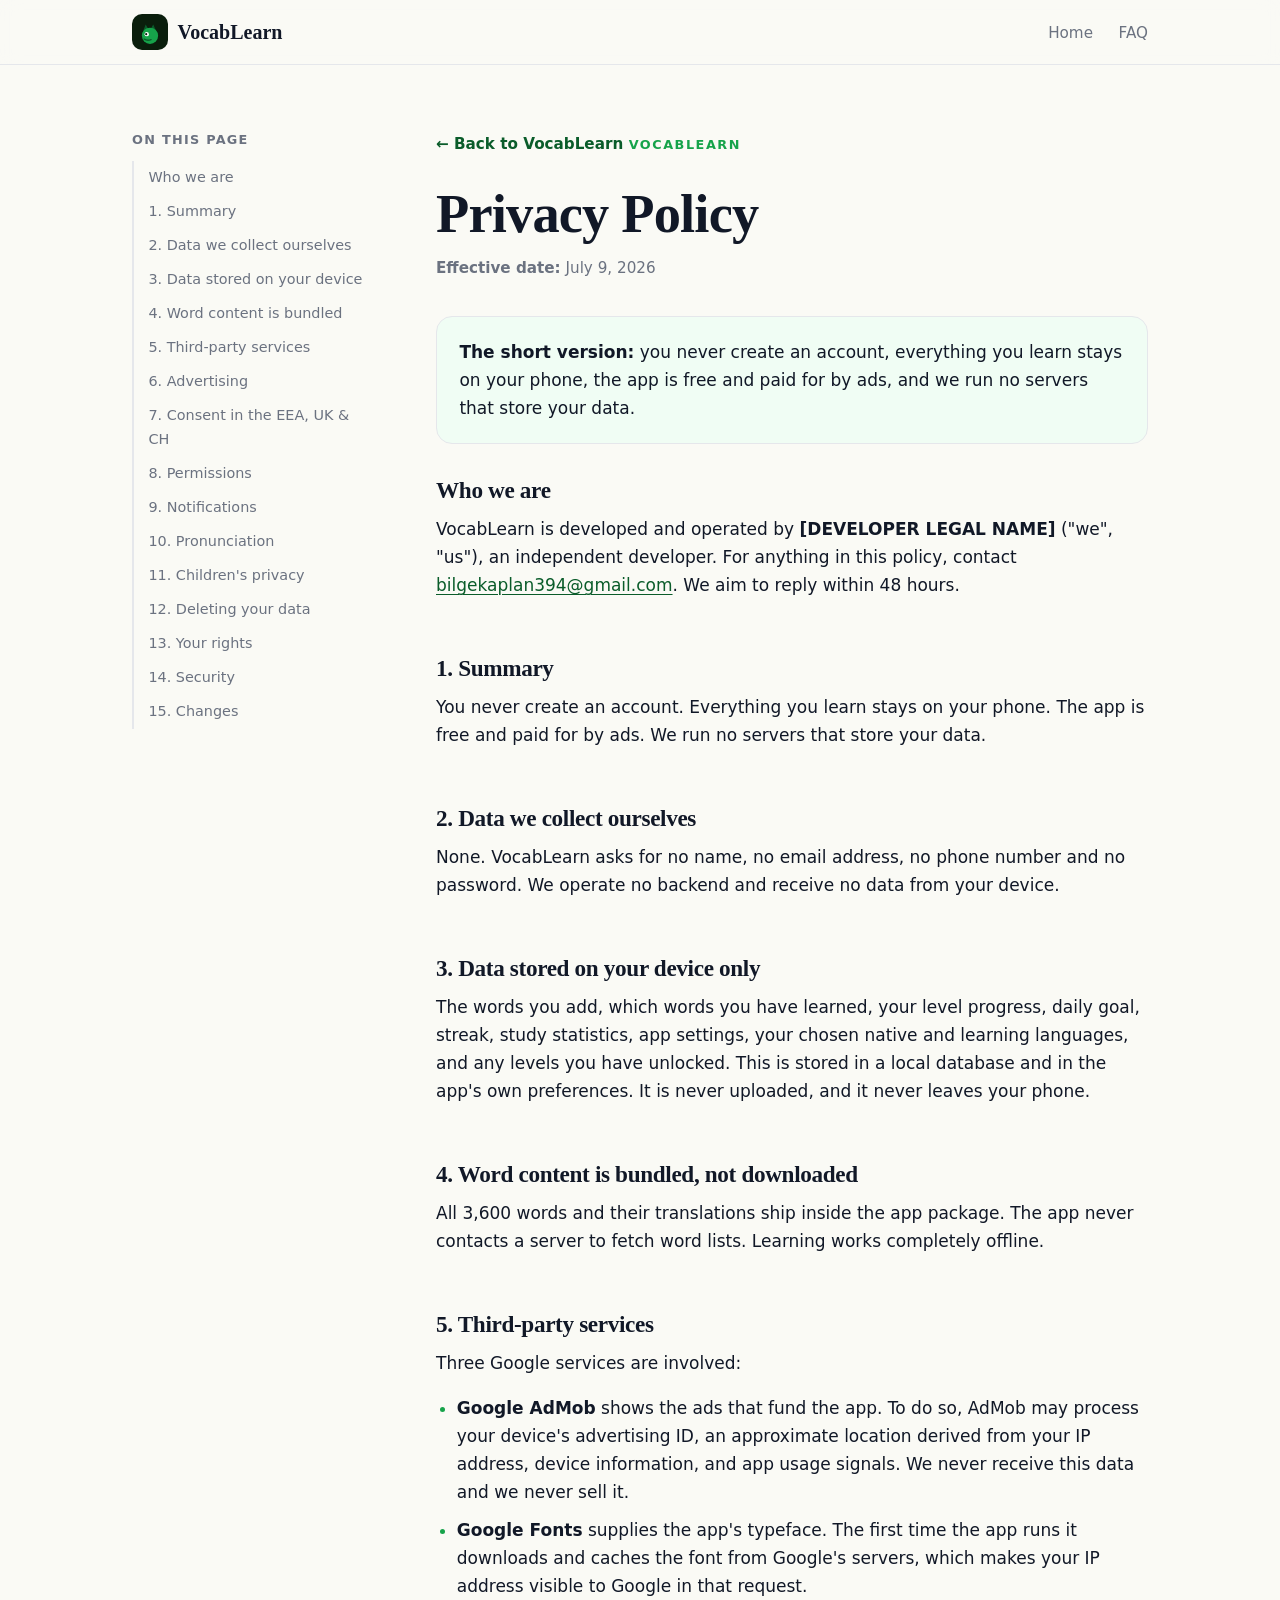
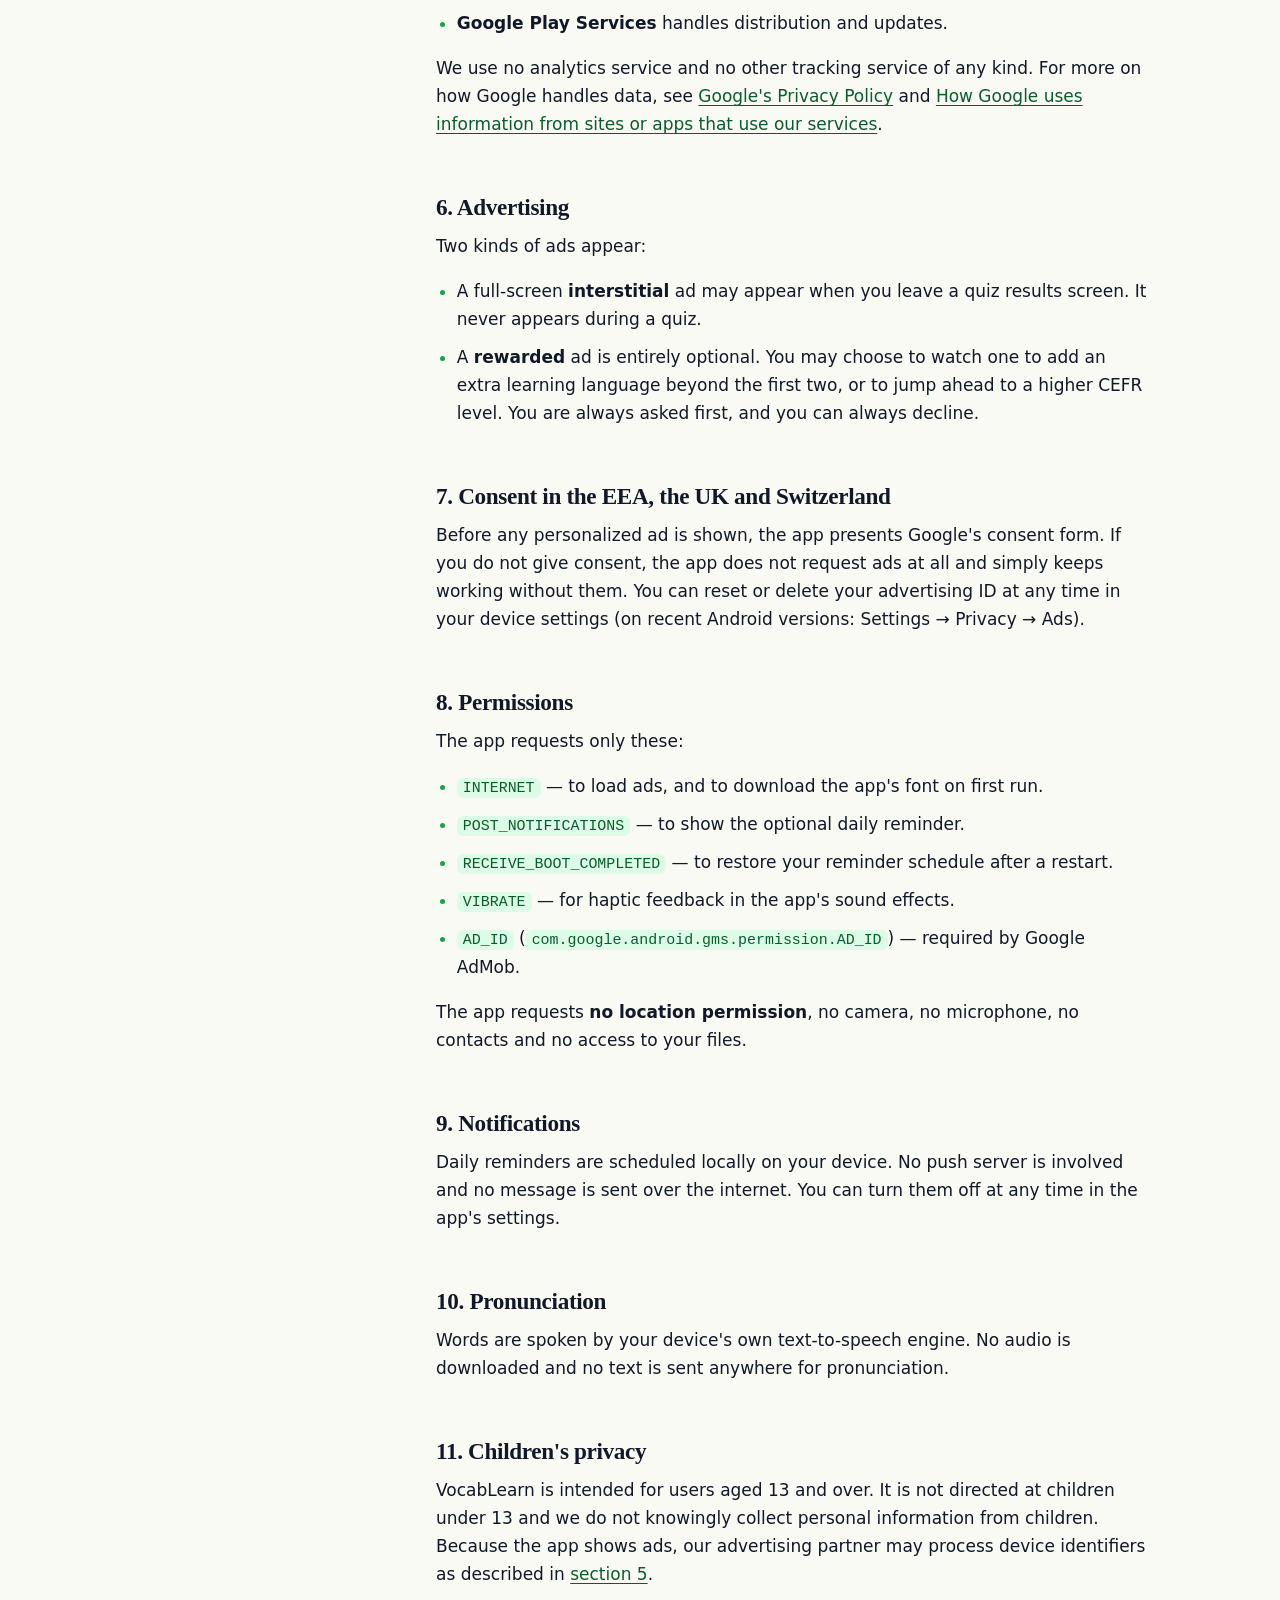
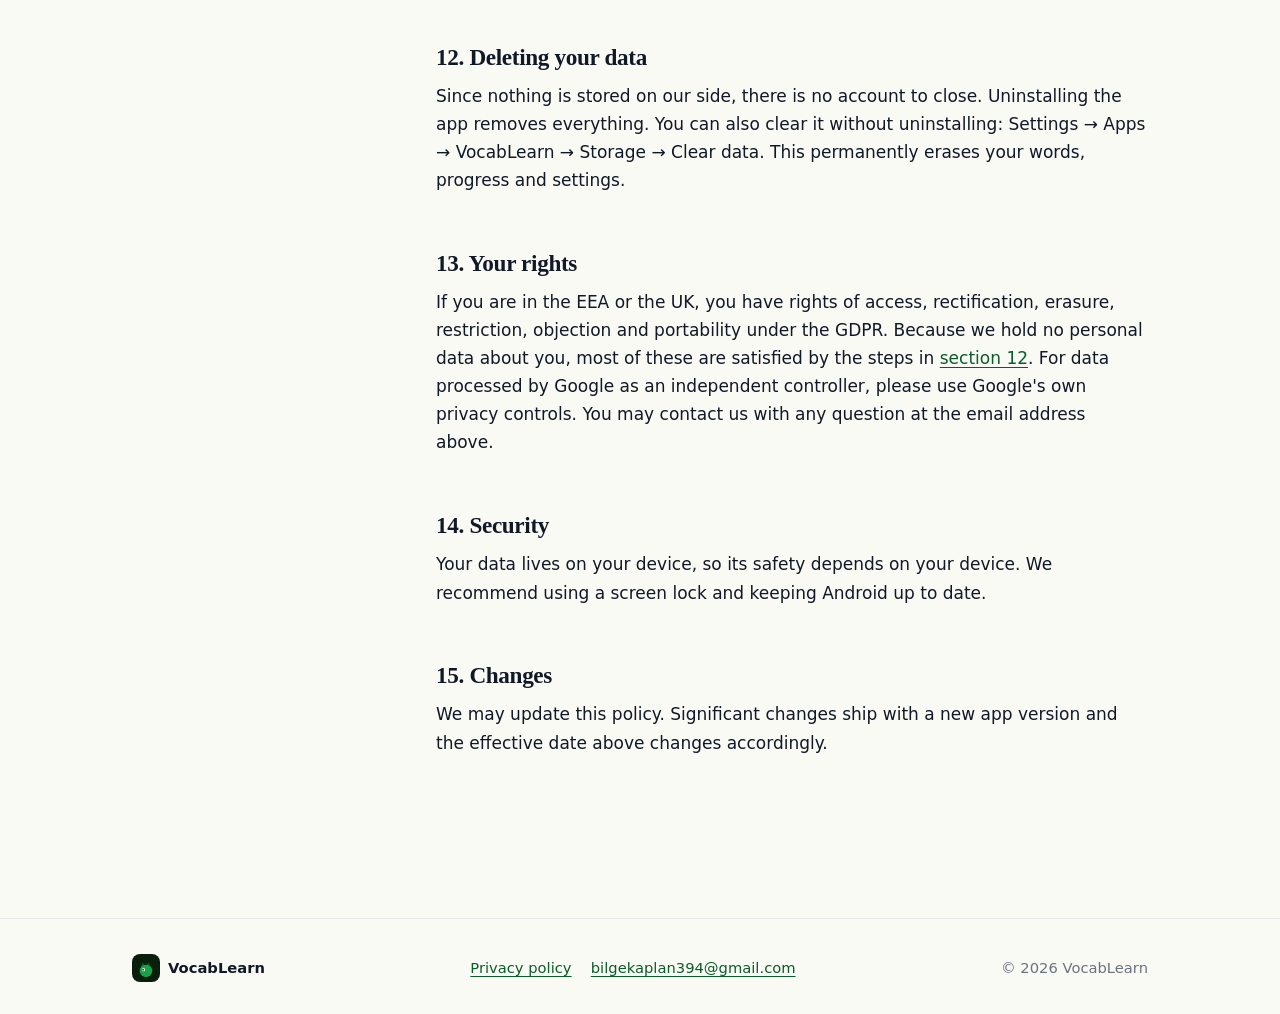
<file: privacy (1).html>
<!DOCTYPE html>
<html lang="en" class="no-js">
<head>
  <meta charset="UTF-8">
  <meta name="viewport" content="width=device-width, initial-scale=1.0">
  <title>Privacy Policy — VocabLearn</title>
  <meta name="description" content="VocabLearn's privacy policy: no account, no backend, no analytics. Your learning data stays on your device. Ads are served by Google AdMob.">

  <meta property="og:type" content="website">
  <meta property="og:title" content="Privacy Policy — VocabLearn">
  <meta property="og:description" content="No account, no backend, no analytics. Your learning data stays on your device.">
  <meta property="og:site_name" content="VocabLearn">

  <link rel="icon" href="data:image/svg+xml,%3Csvg xmlns='http://www.w3.org/2000/svg' viewBox='0 0 48 48'%3E%3Crect width='48' height='48' rx='11' fill='%230A1E0C'/%3E%3Cpath d='M10 24 L16 10 L23 21 L30 10 L37 24 Z' fill='%230A5C2A'/%3E%3Ccircle cx='24' cy='31' r='15' fill='%2316A34A'/%3E%3Ccircle cx='18' cy='28' r='4' fill='%23ffffff'/%3E%3Ccircle cx='17' cy='28' r='2' fill='%230A1E0C'/%3E%3C/svg%3E">

  <link rel="stylesheet" href="styles.css">
  <script>document.documentElement.classList.remove('no-js');</script>
</head>
<body>

  <header class="site-header">
    <div class="container nav">
      <a class="brand" href="index.html" aria-label="VocabLearn home">
        <span class="brand-mark" aria-hidden="true">
          <svg viewBox="0 0 48 48" xmlns="http://www.w3.org/2000/svg" aria-hidden="true">
            <path d="M10 26 L16 10 L23 22 L30 10 L37 26 Z" fill="#0A5C2A"/>
            <circle cx="24" cy="31" r="15" fill="#16A34A"/>
            <circle cx="18" cy="28" r="4" fill="#ffffff"/>
            <circle cx="17" cy="28" r="2" fill="#0A1E0C"/>
            <path d="M13 37 Q19 41 26 38" fill="none" stroke="#0A5C2A" stroke-width="2.4" stroke-linecap="round"/>
          </svg>
        </span>
        VocabLearn
      </a>
      <nav aria-label="Main">
        <ul class="nav-links">
          <li><a href="index.html">Home</a></li>
          <li class="hide-sm"><a href="index.html#faq">FAQ</a></li>
        </ul>
      </nav>
    </div>
  </header>

  <main class="container policy-layout">

    <aside class="toc" aria-label="Table of contents">
      <p class="toc-title">On this page</p>
      <ol>
        <li><a href="#who">Who we are</a></li>
        <li><a href="#summary">1. Summary</a></li>
        <li><a href="#data-we-collect">2. Data we collect ourselves</a></li>
        <li><a href="#on-device">3. Data stored on your device</a></li>
        <li><a href="#bundled">4. Word content is bundled</a></li>
        <li><a href="#third-party">5. Third-party services</a></li>
        <li><a href="#advertising">6. Advertising</a></li>
        <li><a href="#consent">7. Consent in the EEA, UK &amp; CH</a></li>
        <li><a href="#permissions">8. Permissions</a></li>
        <li><a href="#notifications">9. Notifications</a></li>
        <li><a href="#pronunciation">10. Pronunciation</a></li>
        <li><a href="#children">11. Children's privacy</a></li>
        <li><a href="#deleting">12. Deleting your data</a></li>
        <li><a href="#rights">13. Your rights</a></li>
        <li><a href="#security">14. Security</a></li>
        <li><a href="#changes">15. Changes</a></li>
      </ol>
    </aside>

    <article class="policy">
      <a class="back-link" href="index.html">← Back to VocabLearn</a>

      <span class="eyebrow">VocabLearn</span>
      <h1>Privacy Policy</h1>
      <p class="effective"><strong>Effective date:</strong> July 9, 2026</p>

      <div class="summary-card">
        <p><strong>The short version:</strong> you never create an account, everything you learn stays on your phone, the app is free and paid for by ads, and we run no servers that store your data.</p>
      </div>

      <h2 id="who">Who we are <a class="anchor-link" href="#who" aria-label="Link to this section">#</a></h2>
      <!-- OWNER: replace [DEVELOPER LEGAL NAME] below with your legal name
           before publishing this page. -->
      <p>VocabLearn is developed and operated by <strong>[DEVELOPER LEGAL NAME]</strong> ("we", "us"), an independent developer. For anything in this policy, contact <a href="mailto:bilgekaplan394@gmail.com">bilgekaplan394@gmail.com</a>. We aim to reply within 48 hours.</p>

      <h2 id="summary">1. Summary <a class="anchor-link" href="#summary" aria-label="Link to this section">#</a></h2>
      <p>You never create an account. Everything you learn stays on your phone. The app is free and paid for by ads. We run no servers that store your data.</p>

      <h2 id="data-we-collect">2. Data we collect ourselves <a class="anchor-link" href="#data-we-collect" aria-label="Link to this section">#</a></h2>
      <p>None. VocabLearn asks for no name, no email address, no phone number and no password. We operate no backend and receive no data from your device.</p>

      <h2 id="on-device">3. Data stored on your device only <a class="anchor-link" href="#on-device" aria-label="Link to this section">#</a></h2>
      <p>The words you add, which words you have learned, your level progress, daily goal, streak, study statistics, app settings, your chosen native and learning languages, and any levels you have unlocked. This is stored in a local database and in the app's own preferences. It is never uploaded, and it never leaves your phone.</p>

      <h2 id="bundled">4. Word content is bundled, not downloaded <a class="anchor-link" href="#bundled" aria-label="Link to this section">#</a></h2>
      <p>All 3,600 words and their translations ship inside the app package. The app never contacts a server to fetch word lists. Learning works completely offline.</p>

      <h2 id="third-party">5. Third-party services <a class="anchor-link" href="#third-party" aria-label="Link to this section">#</a></h2>
      <p>Three Google services are involved:</p>
      <ul>
        <li><strong>Google AdMob</strong> shows the ads that fund the app. To do so, AdMob may process your device's advertising ID, an approximate location derived from your IP address, device information, and app usage signals. We never receive this data and we never sell it.</li>
        <li><strong>Google Fonts</strong> supplies the app's typeface. The first time the app runs it downloads and caches the font from Google's servers, which makes your IP address visible to Google in that request.</li>
        <li><strong>Google Play Services</strong> handles distribution and updates.</li>
      </ul>
      <p>We use no analytics service and no other tracking service of any kind. For more on how Google handles data, see <a href="https://policies.google.com/privacy" rel="noopener">Google's Privacy Policy</a> and <a href="https://policies.google.com/technologies/partner-sites" rel="noopener">How Google uses information from sites or apps that use our services</a>.</p>

      <h2 id="advertising">6. Advertising <a class="anchor-link" href="#advertising" aria-label="Link to this section">#</a></h2>
      <p>Two kinds of ads appear:</p>
      <ul>
        <li>A full-screen <strong>interstitial</strong> ad may appear when you leave a quiz results screen. It never appears during a quiz.</li>
        <li>A <strong>rewarded</strong> ad is entirely optional. You may choose to watch one to add an extra learning language beyond the first two, or to jump ahead to a higher CEFR level. You are always asked first, and you can always decline.</li>
      </ul>

      <h2 id="consent">7. Consent in the EEA, the UK and Switzerland <a class="anchor-link" href="#consent" aria-label="Link to this section">#</a></h2>
      <p>Before any personalized ad is shown, the app presents Google's consent form. If you do not give consent, the app does not request ads at all and simply keeps working without them. You can reset or delete your advertising ID at any time in your device settings (on recent Android versions: Settings → Privacy → Ads).</p>

      <h2 id="permissions">8. Permissions <a class="anchor-link" href="#permissions" aria-label="Link to this section">#</a></h2>
      <p>The app requests only these:</p>
      <ul>
        <li><code>INTERNET</code> — to load ads, and to download the app's font on first run.</li>
        <li><code>POST_NOTIFICATIONS</code> — to show the optional daily reminder.</li>
        <li><code>RECEIVE_BOOT_COMPLETED</code> — to restore your reminder schedule after a restart.</li>
        <li><code>VIBRATE</code> — for haptic feedback in the app's sound effects.</li>
        <li><code>AD_ID</code> (<code>com.google.android.gms.permission.AD_ID</code>) — required by Google AdMob.</li>
      </ul>
      <p>The app requests <strong>no location permission</strong>, no camera, no microphone, no contacts and no access to your files.</p>

      <h2 id="notifications">9. Notifications <a class="anchor-link" href="#notifications" aria-label="Link to this section">#</a></h2>
      <p>Daily reminders are scheduled locally on your device. No push server is involved and no message is sent over the internet. You can turn them off at any time in the app's settings.</p>

      <h2 id="pronunciation">10. Pronunciation <a class="anchor-link" href="#pronunciation" aria-label="Link to this section">#</a></h2>
      <p>Words are spoken by your device's own text-to-speech engine. No audio is downloaded and no text is sent anywhere for pronunciation.</p>

      <h2 id="children">11. Children's privacy <a class="anchor-link" href="#children" aria-label="Link to this section">#</a></h2>
      <p>VocabLearn is intended for users aged 13 and over. It is not directed at children under 13 and we do not knowingly collect personal information from children. Because the app shows ads, our advertising partner may process device identifiers as described in <a href="#third-party">section 5</a>.</p>

      <h2 id="deleting">12. Deleting your data <a class="anchor-link" href="#deleting" aria-label="Link to this section">#</a></h2>
      <p>Since nothing is stored on our side, there is no account to close. Uninstalling the app removes everything. You can also clear it without uninstalling: Settings → Apps → VocabLearn → Storage → Clear data. This permanently erases your words, progress and settings.</p>

      <h2 id="rights">13. Your rights <a class="anchor-link" href="#rights" aria-label="Link to this section">#</a></h2>
      <p>If you are in the EEA or the UK, you have rights of access, rectification, erasure, restriction, objection and portability under the GDPR. Because we hold no personal data about you, most of these are satisfied by the steps in <a href="#deleting">section 12</a>. For data processed by Google as an independent controller, please use Google's own privacy controls. You may contact us with any question at the email address above.</p>

      <h2 id="security">14. Security <a class="anchor-link" href="#security" aria-label="Link to this section">#</a></h2>
      <p>Your data lives on your device, so its safety depends on your device. We recommend using a screen lock and keeping Android up to date.</p>

      <h2 id="changes">15. Changes <a class="anchor-link" href="#changes" aria-label="Link to this section">#</a></h2>
      <p>We may update this policy. Significant changes ship with a new app version and the effective date above changes accordingly.</p>
    </article>

  </main>

  <footer class="site-footer">
    <div class="container footer-row">
      <span class="footer-brand">
        <span class="brand-mark" aria-hidden="true">
          <svg viewBox="0 0 48 48" xmlns="http://www.w3.org/2000/svg" aria-hidden="true">
            <path d="M10 26 L16 10 L23 22 L30 10 L37 26 Z" fill="#0A5C2A"/>
            <circle cx="24" cy="31" r="15" fill="#16A34A"/>
            <circle cx="18" cy="28" r="4" fill="#ffffff"/>
            <circle cx="17" cy="28" r="2" fill="#0A1E0C"/>
          </svg>
        </span>
        VocabLearn
      </span>
      <nav aria-label="Footer">
        <a href="privacy.html" aria-current="page">Privacy policy</a>
        <a href="mailto:bilgekaplan394@gmail.com">bilgekaplan394@gmail.com</a>
      </nav>
      <span>© 2026 VocabLearn</span>
    </div>
  </footer>

</body>
</html>
</file>
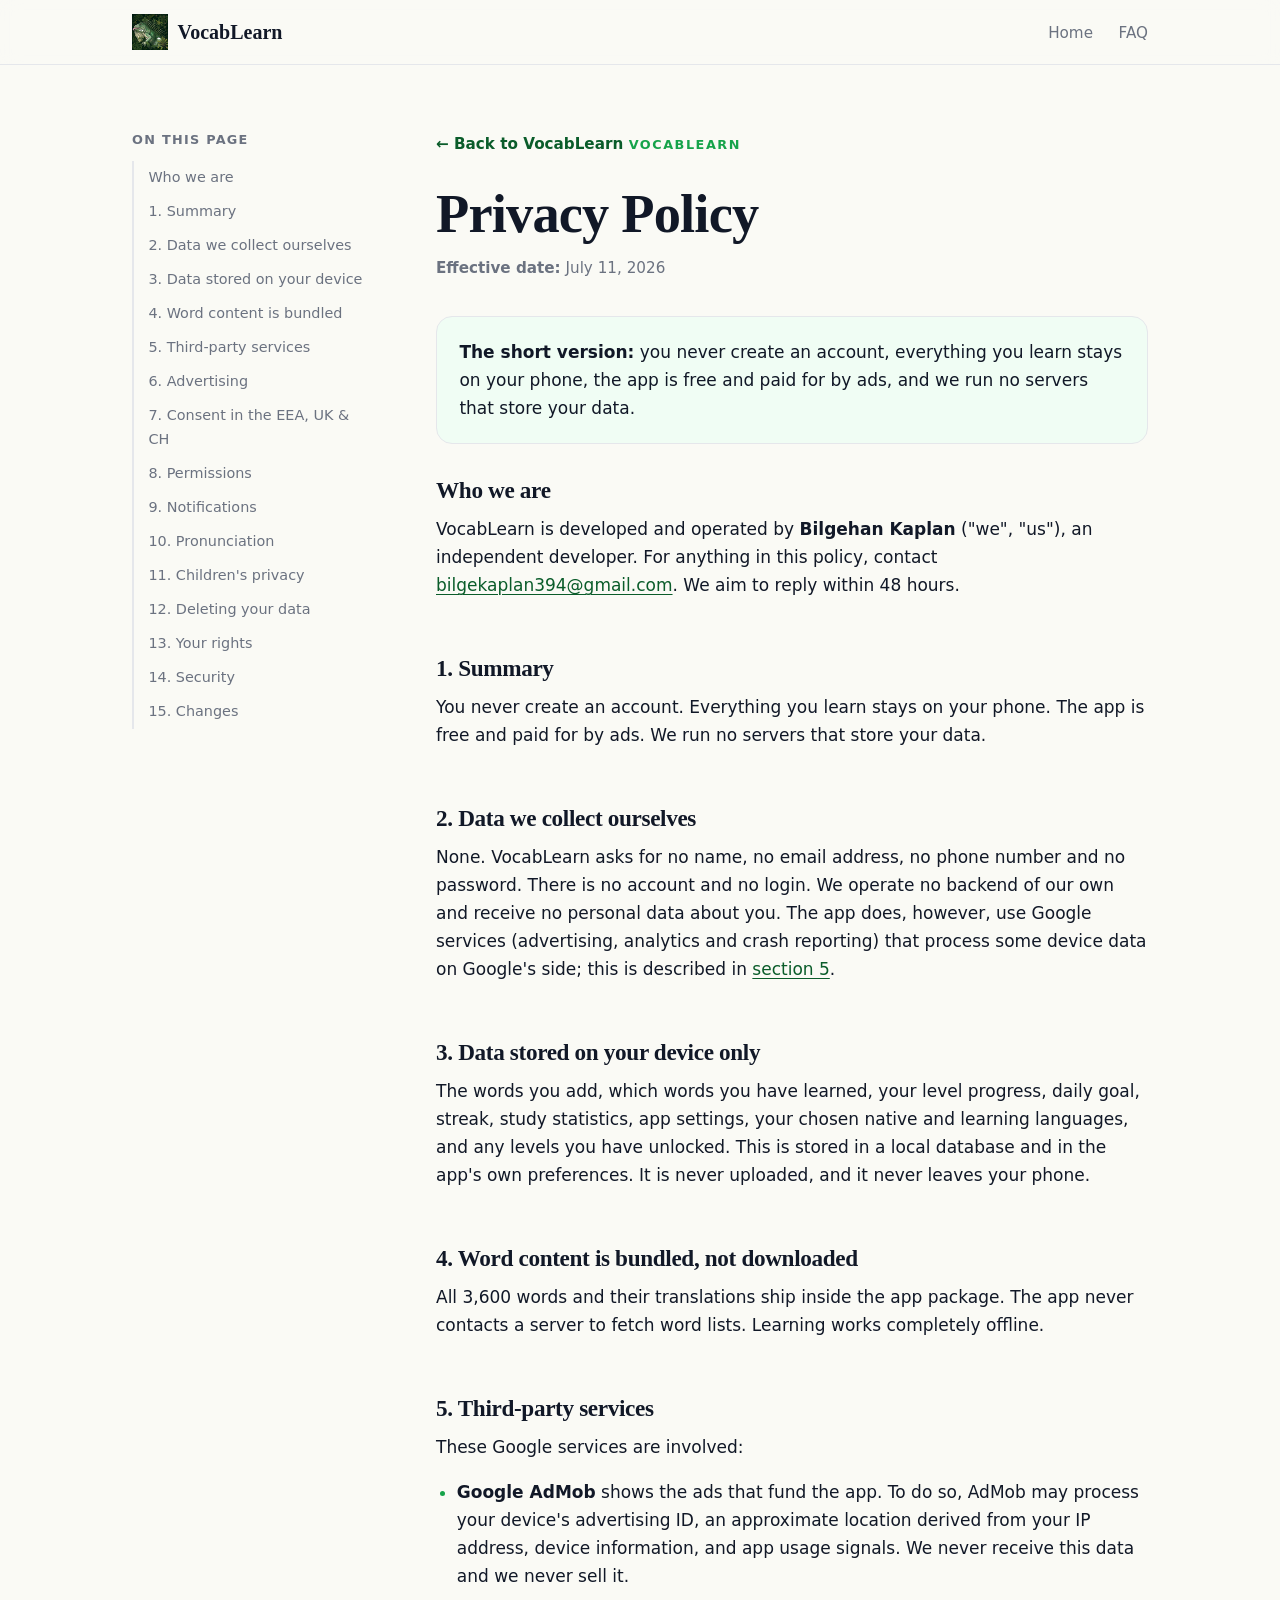
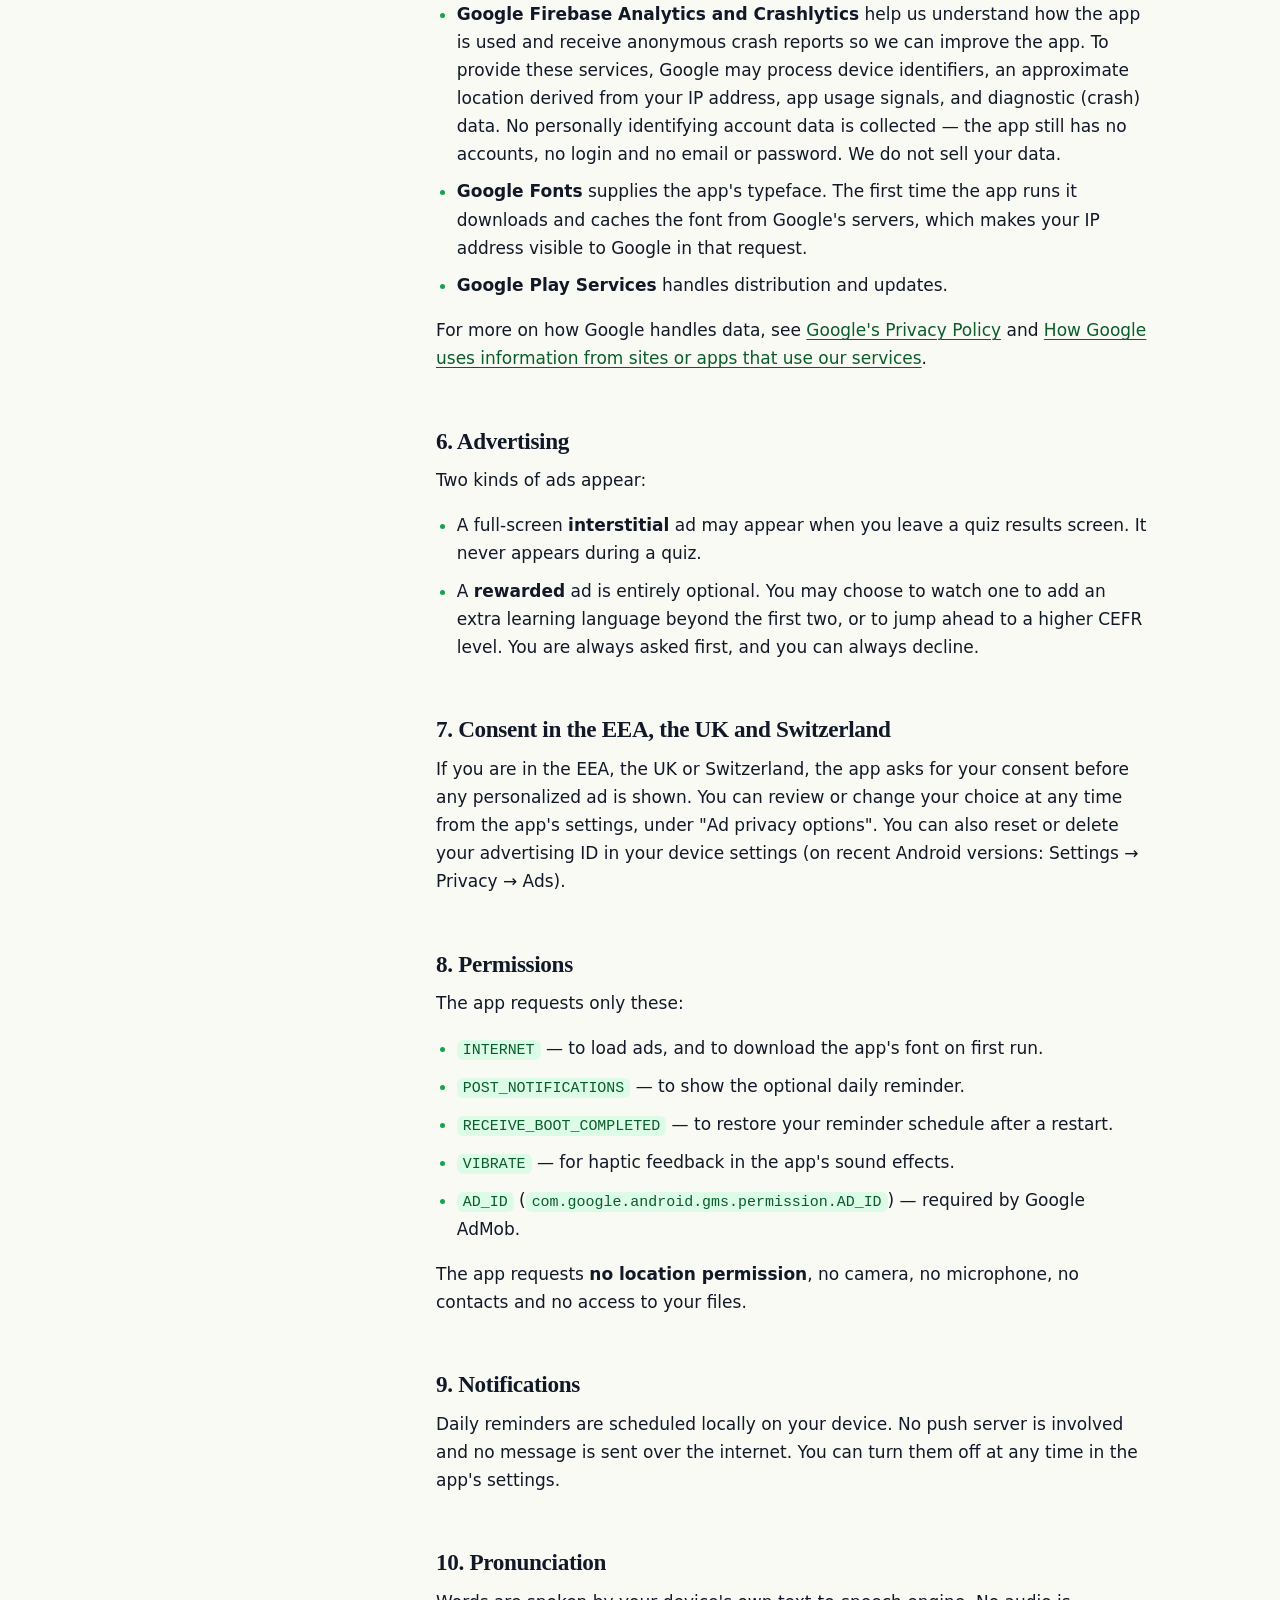
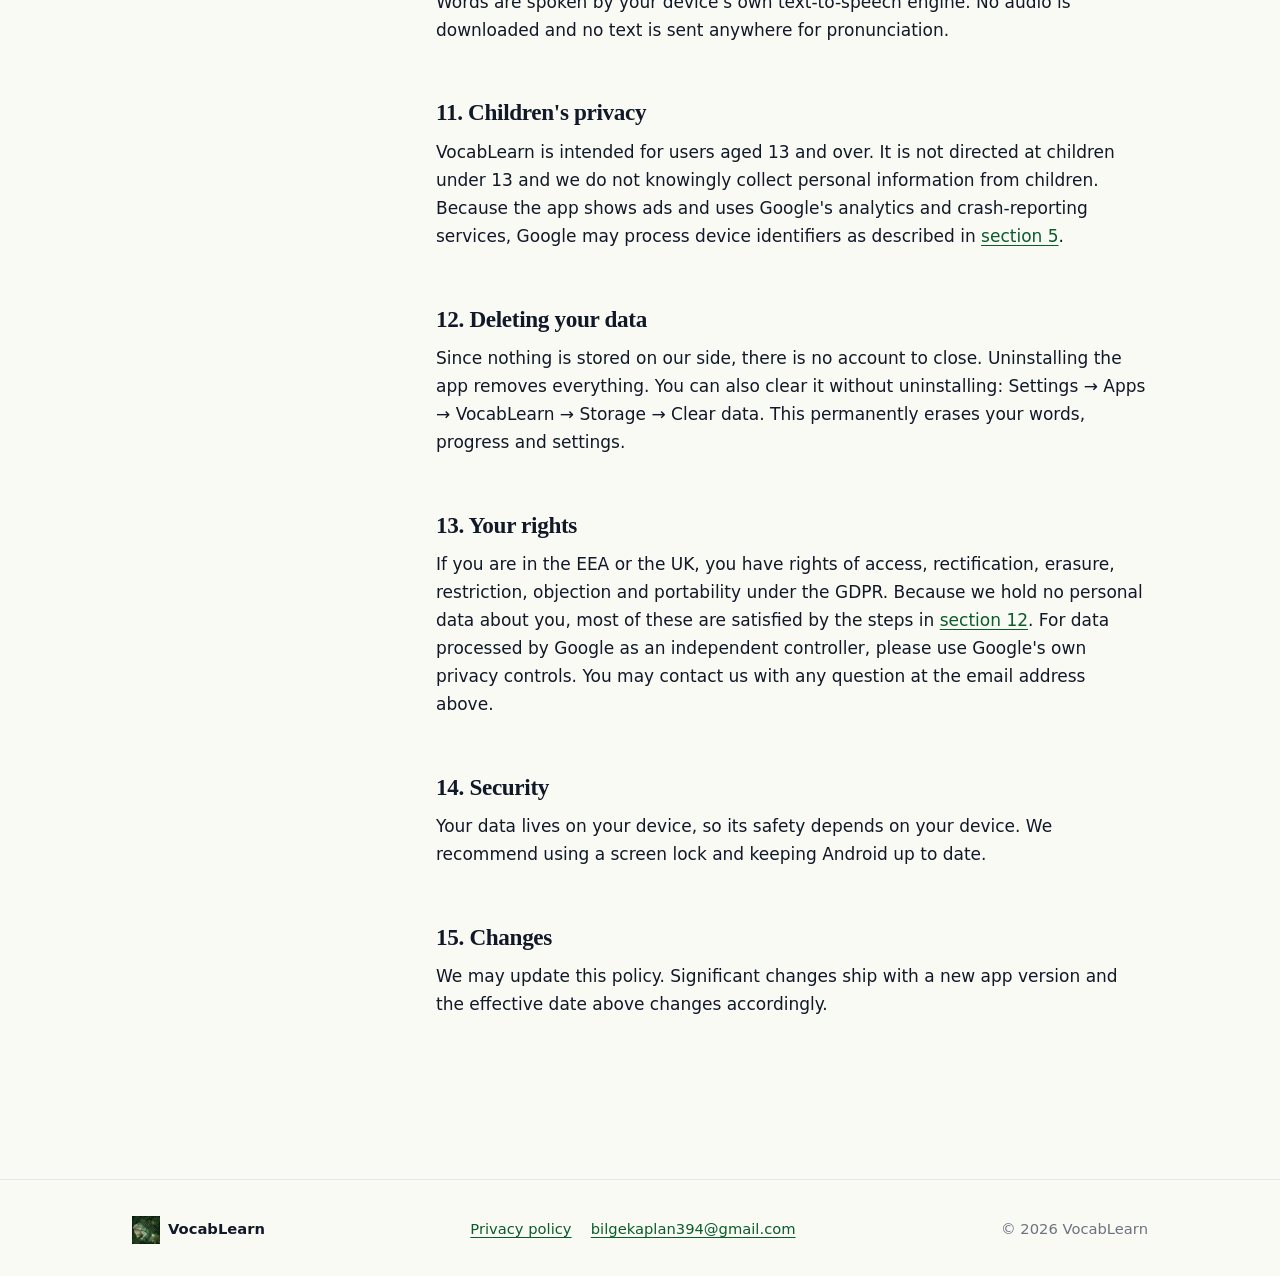
<file: privacy.html>
<!DOCTYPE html>
<html lang="en" class="no-js">
<head>
  <meta charset="UTF-8">
  <meta name="viewport" content="width=device-width, initial-scale=1.0">
  <title>Privacy Policy — VocabLearn</title>
  <meta name="description" content="VocabLearn's privacy policy: no account, no backend of our own. Your learning data stays on your device. Ads are served by Google AdMob; Google Firebase provides analytics and crash reporting.">

  <meta property="og:type" content="website">
  <meta property="og:title" content="Privacy Policy — VocabLearn">
  <meta property="og:description" content="No account and no backend of our own. Your learning data stays on your device.">
  <meta property="og:site_name" content="VocabLearn">

  <link rel="icon" type="image/png" href="assets/favicon.png">

  <link rel="stylesheet" href="styles.css">
  <script>document.documentElement.classList.remove('no-js');</script>
</head>
<body>

  <header class="site-header">
    <div class="container nav">
      <a class="brand" href="index.html" aria-label="VocabLearn home">
        <span class="brand-mark" aria-hidden="true">
          <img src="assets/iguana-logo.png" alt="" width="36" height="36">
        </span>
        VocabLearn
      </a>
      <nav aria-label="Main">
        <ul class="nav-links">
          <li><a href="index.html">Home</a></li>
          <li class="hide-sm"><a href="index.html#faq">FAQ</a></li>
        </ul>
      </nav>
    </div>
  </header>

  <main class="container policy-layout">

    <aside class="toc" aria-label="Table of contents">
      <p class="toc-title">On this page</p>
      <ol>
        <li><a href="#who">Who we are</a></li>
        <li><a href="#summary">1. Summary</a></li>
        <li><a href="#data-we-collect">2. Data we collect ourselves</a></li>
        <li><a href="#on-device">3. Data stored on your device</a></li>
        <li><a href="#bundled">4. Word content is bundled</a></li>
        <li><a href="#third-party">5. Third-party services</a></li>
        <li><a href="#advertising">6. Advertising</a></li>
        <li><a href="#consent">7. Consent in the EEA, UK &amp; CH</a></li>
        <li><a href="#permissions">8. Permissions</a></li>
        <li><a href="#notifications">9. Notifications</a></li>
        <li><a href="#pronunciation">10. Pronunciation</a></li>
        <li><a href="#children">11. Children's privacy</a></li>
        <li><a href="#deleting">12. Deleting your data</a></li>
        <li><a href="#rights">13. Your rights</a></li>
        <li><a href="#security">14. Security</a></li>
        <li><a href="#changes">15. Changes</a></li>
      </ol>
    </aside>

    <article class="policy">
      <a class="back-link" href="index.html">← Back to VocabLearn</a>

      <span class="eyebrow">VocabLearn</span>
      <h1>Privacy Policy</h1>
      <p class="effective"><strong>Effective date:</strong> July 11, 2026</p>

      <div class="summary-card">
        <p><strong>The short version:</strong> you never create an account, everything you learn stays on your phone, the app is free and paid for by ads, and we run no servers that store your data.</p>
      </div>

      <h2 id="who">Who we are <a class="anchor-link" href="#who" aria-label="Link to this section">#</a></h2>
      <!-- OWNER: replace [DEVELOPER LEGAL NAME] below with your legal name
           before publishing this page. -->
      <p>VocabLearn is developed and operated by <strong>Bilgehan Kaplan</strong> ("we", "us"), an independent developer. For anything in this policy, contact <a href="mailto:bilgekaplan394@gmail.com">bilgekaplan394@gmail.com</a>. We aim to reply within 48 hours.</p>

      <h2 id="summary">1. Summary <a class="anchor-link" href="#summary" aria-label="Link to this section">#</a></h2>
      <p>You never create an account. Everything you learn stays on your phone. The app is free and paid for by ads. We run no servers that store your data.</p>

      <h2 id="data-we-collect">2. Data we collect ourselves <a class="anchor-link" href="#data-we-collect" aria-label="Link to this section">#</a></h2>
      <p>None. VocabLearn asks for no name, no email address, no phone number and no password. There is no account and no login. We operate no backend of our own and receive no personal data about you. The app does, however, use Google services (advertising, analytics and crash reporting) that process some device data on Google's side; this is described in <a href="#third-party">section 5</a>.</p>

      <h2 id="on-device">3. Data stored on your device only <a class="anchor-link" href="#on-device" aria-label="Link to this section">#</a></h2>
      <p>The words you add, which words you have learned, your level progress, daily goal, streak, study statistics, app settings, your chosen native and learning languages, and any levels you have unlocked. This is stored in a local database and in the app's own preferences. It is never uploaded, and it never leaves your phone.</p>

      <h2 id="bundled">4. Word content is bundled, not downloaded <a class="anchor-link" href="#bundled" aria-label="Link to this section">#</a></h2>
      <p>All 3,600 words and their translations ship inside the app package. The app never contacts a server to fetch word lists. Learning works completely offline.</p>

      <h2 id="third-party">5. Third-party services <a class="anchor-link" href="#third-party" aria-label="Link to this section">#</a></h2>
      <p>These Google services are involved:</p>
      <ul>
        <li><strong>Google AdMob</strong> shows the ads that fund the app. To do so, AdMob may process your device's advertising ID, an approximate location derived from your IP address, device information, and app usage signals. We never receive this data and we never sell it.</li>
        <li><strong>Google Firebase Analytics and Crashlytics</strong> help us understand how the app is used and receive anonymous crash reports so we can improve the app. To provide these services, Google may process device identifiers, an approximate location derived from your IP address, app usage signals, and diagnostic (crash) data. No personally identifying account data is collected — the app still has no accounts, no login and no email or password. We do not sell your data.</li>
        <li><strong>Google Fonts</strong> supplies the app's typeface. The first time the app runs it downloads and caches the font from Google's servers, which makes your IP address visible to Google in that request.</li>
        <li><strong>Google Play Services</strong> handles distribution and updates.</li>
      </ul>
      <p>For more on how Google handles data, see <a href="https://policies.google.com/privacy" rel="noopener">Google's Privacy Policy</a> and <a href="https://policies.google.com/technologies/partner-sites" rel="noopener">How Google uses information from sites or apps that use our services</a>.</p>

      <h2 id="advertising">6. Advertising <a class="anchor-link" href="#advertising" aria-label="Link to this section">#</a></h2>
      <p>Two kinds of ads appear:</p>
      <ul>
        <li>A full-screen <strong>interstitial</strong> ad may appear when you leave a quiz results screen. It never appears during a quiz.</li>
        <li>A <strong>rewarded</strong> ad is entirely optional. You may choose to watch one to add an extra learning language beyond the first two, or to jump ahead to a higher CEFR level. You are always asked first, and you can always decline.</li>
      </ul>

      <h2 id="consent">7. Consent in the EEA, the UK and Switzerland <a class="anchor-link" href="#consent" aria-label="Link to this section">#</a></h2>
      <p>If you are in the EEA, the UK or Switzerland, the app asks for your consent before any personalized ad is shown. You can review or change your choice at any time from the app's settings, under "Ad privacy options". You can also reset or delete your advertising ID in your device settings (on recent Android versions: Settings → Privacy → Ads).</p>

      <h2 id="permissions">8. Permissions <a class="anchor-link" href="#permissions" aria-label="Link to this section">#</a></h2>
      <p>The app requests only these:</p>
      <ul>
        <li><code>INTERNET</code> — to load ads, and to download the app's font on first run.</li>
        <li><code>POST_NOTIFICATIONS</code> — to show the optional daily reminder.</li>
        <li><code>RECEIVE_BOOT_COMPLETED</code> — to restore your reminder schedule after a restart.</li>
        <li><code>VIBRATE</code> — for haptic feedback in the app's sound effects.</li>
        <li><code>AD_ID</code> (<code>com.google.android.gms.permission.AD_ID</code>) — required by Google AdMob.</li>
      </ul>
      <p>The app requests <strong>no location permission</strong>, no camera, no microphone, no contacts and no access to your files.</p>

      <h2 id="notifications">9. Notifications <a class="anchor-link" href="#notifications" aria-label="Link to this section">#</a></h2>
      <p>Daily reminders are scheduled locally on your device. No push server is involved and no message is sent over the internet. You can turn them off at any time in the app's settings.</p>

      <h2 id="pronunciation">10. Pronunciation <a class="anchor-link" href="#pronunciation" aria-label="Link to this section">#</a></h2>
      <p>Words are spoken by your device's own text-to-speech engine. No audio is downloaded and no text is sent anywhere for pronunciation.</p>

      <h2 id="children">11. Children's privacy <a class="anchor-link" href="#children" aria-label="Link to this section">#</a></h2>
      <p>VocabLearn is intended for users aged 13 and over. It is not directed at children under 13 and we do not knowingly collect personal information from children. Because the app shows ads and uses Google's analytics and crash-reporting services, Google may process device identifiers as described in <a href="#third-party">section 5</a>.</p>

      <h2 id="deleting">12. Deleting your data <a class="anchor-link" href="#deleting" aria-label="Link to this section">#</a></h2>
      <p>Since nothing is stored on our side, there is no account to close. Uninstalling the app removes everything. You can also clear it without uninstalling: Settings → Apps → VocabLearn → Storage → Clear data. This permanently erases your words, progress and settings.</p>

      <h2 id="rights">13. Your rights <a class="anchor-link" href="#rights" aria-label="Link to this section">#</a></h2>
      <p>If you are in the EEA or the UK, you have rights of access, rectification, erasure, restriction, objection and portability under the GDPR. Because we hold no personal data about you, most of these are satisfied by the steps in <a href="#deleting">section 12</a>. For data processed by Google as an independent controller, please use Google's own privacy controls. You may contact us with any question at the email address above.</p>

      <h2 id="security">14. Security <a class="anchor-link" href="#security" aria-label="Link to this section">#</a></h2>
      <p>Your data lives on your device, so its safety depends on your device. We recommend using a screen lock and keeping Android up to date.</p>

      <h2 id="changes">15. Changes <a class="anchor-link" href="#changes" aria-label="Link to this section">#</a></h2>
      <p>We may update this policy. Significant changes ship with a new app version and the effective date above changes accordingly.</p>
    </article>

  </main>

  <footer class="site-footer">
    <div class="container footer-row">
      <span class="footer-brand">
        <span class="brand-mark" aria-hidden="true">
          <img src="assets/iguana-logo.png" alt="" width="28" height="28">
        </span>
        VocabLearn
      </span>
      <nav aria-label="Footer">
        <a href="privacy.html" aria-current="page">Privacy policy</a>
        <a href="mailto:bilgekaplan394@gmail.com">bilgekaplan394@gmail.com</a>
      </nav>
      <span>© 2026 VocabLearn</span>
    </div>
  </footer>

</body>
</html>
</file>
<file: styles.css>
/* ============================================================
   VocabLearn — shared stylesheet (index.html + privacy.html)
   No external assets. System fonts only.
   ============================================================ */

/* ---------- Design tokens ---------- */
:root {
  /* Brand */
  --green:        #16A34A;
  --green-dark:   #0A5C2A;
  --green-pale:   #DCFCE7;
  --green-wash:   #F0FDF4;
  --forest:       #0A1E0C;

  /* Surfaces & text (light) */
  --bg:           #FAFAF5;
  --surface:      #FFFFFF;
  --text:         #111827;
  --muted:        #6B7280;
  --border:       #E5E7EB;

  /* Derived */
  --shadow-sm:    0 1px 2px rgba(17, 24, 39, 0.05);
  --shadow-md:    0 6px 24px rgba(10, 30, 12, 0.08);
  --shadow-lg:    0 16px 48px rgba(10, 30, 12, 0.12);
  --tint:         var(--green-wash);
  --chip:         var(--green-pale);

  /* Type */
  --font-display: Charter, "Bitstream Charter", "Iowan Old Style",
                  Georgia, Cambria, "Times New Roman", serif;
  --font-body:    system-ui, -apple-system, "Segoe UI", Roboto,
                  "Helvetica Neue", Arial, sans-serif;

  /* Motion */
  --ease-out:     cubic-bezier(0, 0, 0.2, 1);
  --ease-spring:  cubic-bezier(0.34, 1.56, 0.64, 1);

  /* Layout */
  --radius:       16px;
  --radius-sm:    12px;
  --radius-lg:    20px;
  --max-w:        1080px;
}

@media (prefers-color-scheme: dark) {
  :root {
    --bg:        #0E1512;
    --surface:   #17201C;
    --text:      #ECF1ED;
    --muted:     #8A968E;
    --border:    #2A352F;
    --tint:      #14201A;
    --chip:      #123B22;
    --shadow-sm: 0 1px 2px rgba(0, 0, 0, 0.4);
    --shadow-md: 0 6px 24px rgba(0, 0, 0, 0.45);
    --shadow-lg: 0 16px 48px rgba(0, 0, 0, 0.55);
  }
}

/* ---------- Base ---------- */
*, *::before, *::after { box-sizing: border-box; }

html {
  scroll-behavior: smooth;
  -webkit-text-size-adjust: 100%;
}

body {
  margin: 0;
  font-family: var(--font-body);
  font-size: 1.0625rem;
  line-height: 1.65;
  color: var(--text);
  background: var(--bg);
  overflow-x: hidden;
}

img, svg { display: block; max-width: 100%; }

h1, h2, h3 {
  font-family: var(--font-display);
  font-weight: 700;
  line-height: 1.15;
  letter-spacing: -0.015em;
  margin: 0 0 0.5em;
  text-wrap: balance;
}

h1 { font-size: clamp(2.2rem, 5.5vw, 3.4rem); }
h2 { font-size: clamp(1.6rem, 3.5vw, 2.2rem); }
h3 { font-size: 1.15rem; font-family: var(--font-body); font-weight: 650; letter-spacing: 0; }

p { margin: 0 0 1em; }

a {
  color: var(--green-dark);
  text-decoration-thickness: 1px;
  text-underline-offset: 3px;
}
@media (prefers-color-scheme: dark) {
  a { color: #4ADE80; }
}
a:hover { color: var(--green); }

:focus-visible {
  outline: 3px solid var(--green);
  outline-offset: 3px;
  border-radius: 4px;
}

::selection { background: var(--green-pale); color: var(--forest); }

.container {
  max-width: var(--max-w);
  margin-inline: auto;
  padding-inline: clamp(1.1rem, 4vw, 2rem);
}

.section { padding-block: clamp(3.5rem, 8vw, 6rem); }

.section-head {
  max-width: 40rem;
  margin-bottom: clamp(2rem, 5vw, 3rem);
}

.eyebrow {
  display: inline-block;
  font-size: 0.8rem;
  font-weight: 700;
  letter-spacing: 0.12em;
  text-transform: uppercase;
  color: var(--green);
  margin-bottom: 0.6rem;
}

.lead { color: var(--muted); font-size: 1.1rem; }

/* ---------- Header ---------- */
.site-header {
  position: sticky;
  top: 0;
  z-index: 50;
  background: color-mix(in srgb, var(--bg) 85%, transparent);
  backdrop-filter: blur(10px);
  -webkit-backdrop-filter: blur(10px);
  border-bottom: 1px solid var(--border);
}

.nav {
  display: flex;
  align-items: center;
  justify-content: space-between;
  gap: 1rem;
  min-height: 64px;
}

.brand {
  display: inline-flex;
  align-items: center;
  gap: 0.6rem;
  font-family: var(--font-display);
  font-weight: 700;
  font-size: 1.25rem;
  color: var(--text);
  text-decoration: none;
}
.brand:hover { color: var(--text); }

.brand-mark {
  width: 36px;
  height: 36px;
  border-radius: 10px;
  background: var(--forest);
  display: grid;
  place-items: center;
  flex-shrink: 0;
}
.brand-mark svg { width: 26px; height: 26px; }

.nav-links {
  display: flex;
  align-items: center;
  gap: clamp(0.8rem, 2.5vw, 1.6rem);
  list-style: none;
  margin: 0;
  padding: 0;
}
.nav-links a {
  color: var(--muted);
  text-decoration: none;
  font-size: 0.95rem;
  font-weight: 500;
  transition: color 150ms var(--ease-out);
}
.nav-links a:hover { color: var(--text); }

@media (max-width: 640px) {
  .nav-links li.hide-sm { display: none; }
}

/* ---------- Buttons ---------- */
.btn {
  display: inline-flex;
  align-items: center;
  gap: 0.6rem;
  padding: 0.85rem 1.5rem;
  border-radius: 999px;
  font-weight: 650;
  font-size: 1rem;
  text-decoration: none;
  border: none;
  cursor: pointer;
  transition: transform 150ms var(--ease-out), box-shadow 150ms var(--ease-out);
}

.btn-primary {
  background: var(--green);
  color: var(--forest); /* AA contrast on brand green */
  box-shadow: var(--shadow-md);
}
.btn-primary:hover {
  color: var(--forest);
  transform: translateY(-2px);
  box-shadow: var(--shadow-lg);
}
.btn-primary:active { transform: translateY(0) scale(0.98); }

/* ---------- Hero ---------- */
.hero {
  position: relative;
  padding-block: clamp(3.5rem, 9vw, 7rem);
  background:
    radial-gradient(60rem 30rem at 85% -10%, var(--tint) 0%, transparent 60%),
    var(--bg);
}

.hero-grid {
  display: grid;
  grid-template-columns: 1.15fr 0.85fr;
  gap: clamp(2rem, 6vw, 4.5rem);
  align-items: center;
}
@media (max-width: 820px) {
  .hero-grid { grid-template-columns: 1fr; }
}

.hero-badges {
  display: flex;
  flex-wrap: wrap;
  gap: 0.5rem;
  margin-bottom: 1.2rem;
}
.badge {
  font-size: 0.8rem;
  font-weight: 600;
  color: var(--green-dark);
  background: var(--chip);
  border-radius: 999px;
  padding: 0.3rem 0.85rem;
}
@media (prefers-color-scheme: dark) {
  .badge { color: var(--green-pale); }
}

.hero h1 { margin-bottom: 0.4em; }
.hero .promise { max-width: 32ch; }
.hero .support {
  color: var(--muted);
  font-size: 1.15rem;
  max-width: 46ch;
  margin-bottom: 2rem;
}

.hero-cta { display: flex; flex-wrap: wrap; align-items: center; gap: 1rem; }
.hero-note { font-size: 0.9rem; color: var(--muted); margin: 0; }

/* App icon panel */
.hero-icon {
  justify-self: center;
  position: relative;
}

.app-icon {
  width: clamp(200px, 28vw, 300px);
  aspect-ratio: 1;
  border-radius: 24%;
  background:
    radial-gradient(120% 120% at 20% 15%, #123B18 0%, var(--forest) 60%);
  box-shadow: var(--shadow-lg), inset 0 1px 0 rgba(255,255,255,0.06);
  display: grid;
  place-items: center;
  padding: 12%;
}
.app-icon svg { width: 100%; height: auto; }

/* gentle idle sway for the iguana */
.iguana-idle { animation: sway 6s ease-in-out infinite; transform-origin: 50% 90%; }
@keyframes sway {
  0%, 100% { transform: rotate(0deg); }
  50%      { transform: rotate(-2.5deg); }
}

.leaf-accent {
  position: absolute;
  color: var(--green);
  opacity: 0.35;
  width: 44px;
}
.leaf-1 { top: -18px; right: -10px; transform: rotate(30deg); }
.leaf-2 { bottom: -14px; left: -22px; transform: rotate(-115deg); width: 36px; }

/* ---------- CEFR trail (signature element) ---------- */
.cefr-trail {
  margin-top: clamp(3rem, 7vw, 4.5rem);
}
.cefr-title {
  font-size: 0.85rem;
  font-weight: 600;
  color: var(--muted);
  text-align: center;
  margin-bottom: 1rem;
}
.cefr-steps {
  display: grid;
  grid-template-columns: repeat(6, 1fr);
  gap: 0.6rem;
  list-style: none;
  margin: 0;
  padding: 0;
}
.cefr-steps li {
  background: var(--surface);
  border: 1px solid var(--border);
  border-radius: var(--radius-sm);
  text-align: center;
  padding: 0.8rem 0.3rem;
  box-shadow: var(--shadow-sm);
  transition: transform 250ms var(--ease-spring), box-shadow 250ms var(--ease-out),
              border-color 250ms var(--ease-out);
}
.cefr-steps li:hover {
  transform: translateY(-4px);
  border-color: var(--green);
  box-shadow: var(--shadow-md);
}
.cefr-steps .lvl {
  display: block;
  font-family: var(--font-display);
  font-weight: 700;
  font-size: 1.3rem;
  color: var(--green-dark);
}
@media (prefers-color-scheme: dark) {
  .cefr-steps .lvl { color: #4ADE80; }
}
.cefr-steps .count {
  display: block;
  font-size: 0.75rem;
  color: var(--muted);
}
@media (max-width: 560px) {
  .cefr-steps { grid-template-columns: repeat(3, 1fr); }
}

/* ---------- Features ---------- */
.features { background: var(--tint); }

.feature-grid {
  display: grid;
  grid-template-columns: repeat(auto-fit, minmax(250px, 1fr));
  gap: 1.1rem;
}

.feature-card {
  background: var(--surface);
  border: 1px solid var(--border);
  border-radius: var(--radius);
  padding: 1.5rem 1.4rem;
  box-shadow: var(--shadow-sm);
  transition: transform 250ms var(--ease-spring), box-shadow 250ms var(--ease-out);
}
.feature-card:hover {
  transform: translateY(-5px);
  box-shadow: var(--shadow-md);
}
.feature-card h3 { margin-top: 0.9rem; margin-bottom: 0.35rem; }
.feature-card p { color: var(--muted); font-size: 0.97rem; margin: 0; }

.feature-icon {
  width: 44px;
  height: 44px;
  border-radius: 12px;
  background: var(--chip);
  color: var(--green-dark);
  display: grid;
  place-items: center;
}
@media (prefers-color-scheme: dark) {
  .feature-icon { color: var(--green-pale); }
}
.feature-icon svg { width: 24px; height: 24px; }

/* ---------- How it works ---------- */
.steps {
  display: grid;
  grid-template-columns: repeat(3, 1fr);
  gap: 1.2rem;
  counter-reset: step;
}
@media (max-width: 760px) {
  .steps { grid-template-columns: 1fr; }
}

.step {
  position: relative;
  background: var(--surface);
  border: 1px solid var(--border);
  border-radius: var(--radius);
  padding: 1.6rem 1.4rem 1.4rem;
  box-shadow: var(--shadow-sm);
}
.step::before {
  counter-increment: step;
  content: counter(step);
  display: inline-grid;
  place-items: center;
  width: 38px;
  height: 38px;
  border-radius: 50%;
  background: var(--green);
  color: var(--forest); /* AA contrast on brand green */
  font-weight: 700;
  font-size: 1.05rem;
  margin-bottom: 1rem;
}
.step h3 { margin-bottom: 0.35rem; }
.step p { color: var(--muted); font-size: 0.97rem; margin: 0; }

/* ---------- Screenshots ---------- */
.shots { background: var(--tint); }

.shot-strip {
  display: grid;
  grid-template-columns: repeat(4, 1fr);
  gap: 1.1rem;
}
@media (max-width: 900px) { .shot-strip { grid-template-columns: repeat(2, 1fr); } }
@media (max-width: 480px) { .shot-strip { grid-template-columns: 1fr; } }

.phone {
  aspect-ratio: 9 / 19;
  border-radius: 26px;
  border: 1.5px solid var(--border);
  background: var(--surface);
  box-shadow: var(--shadow-sm);
  padding: 10px;
  transition: transform 250ms var(--ease-spring), box-shadow 250ms var(--ease-out);
}
.phone:hover { transform: translateY(-5px); box-shadow: var(--shadow-md); }

.phone-screen {
  height: 100%;
  border-radius: 18px;
  border: 1.5px dashed var(--border);
  background:
    linear-gradient(160deg, var(--tint) 0%, var(--surface) 70%);
  display: grid;
  place-items: center;
  text-align: center;
  color: var(--muted);
  font-size: 0.85rem;
  padding: 1rem;
}
.phone-screen svg { width: 40px; height: 40px; margin-inline: auto; margin-bottom: 0.5rem; opacity: 0.6; }

/* ---------- FAQ ---------- */
.faq-list {
  max-width: 46rem;
  display: grid;
  gap: 0.8rem;
}

.faq-item {
  background: var(--surface);
  border: 1px solid var(--border);
  border-radius: var(--radius-sm);
  box-shadow: var(--shadow-sm);
  overflow: hidden;
}
.faq-item summary {
  list-style: none;
  cursor: pointer;
  padding: 1.1rem 1.3rem;
  font-weight: 650;
  display: flex;
  justify-content: space-between;
  align-items: center;
  gap: 1rem;
}
.faq-item summary::-webkit-details-marker { display: none; }
.faq-item summary::after {
  content: "";
  flex-shrink: 0;
  width: 10px;
  height: 10px;
  border-right: 2px solid var(--green);
  border-bottom: 2px solid var(--green);
  transform: rotate(45deg);
  transition: transform 250ms var(--ease-out);
}
.faq-item[open] summary::after { transform: rotate(-135deg); }
.faq-item .answer {
  padding: 0 1.3rem 1.2rem;
  color: var(--muted);
}
.faq-item .answer p:last-child { margin-bottom: 0; }

/* ---------- Bottom CTA ---------- */
.cta-band {
  background: var(--forest);
  color: var(--green-pale);
  border-radius: var(--radius-lg);
  padding: clamp(2.2rem, 6vw, 3.5rem);
  display: grid;
  grid-template-columns: 1fr auto;
  align-items: center;
  gap: 1.5rem;
}
@media (max-width: 720px) { .cta-band { grid-template-columns: 1fr; } }
.cta-band h2 { color: #ffffff; margin-bottom: 0.3em; }
.cta-band p { color: var(--green-pale); margin: 0; opacity: 0.9; }

/* ---------- Footer ---------- */
.site-footer {
  border-top: 1px solid var(--border);
  padding-block: 2.2rem;
  margin-top: clamp(3rem, 7vw, 5rem);
}
.footer-row {
  display: flex;
  flex-wrap: wrap;
  align-items: center;
  justify-content: space-between;
  gap: 1rem;
  color: var(--muted);
  font-size: 0.92rem;
}
.footer-row nav { display: flex; flex-wrap: wrap; gap: 1.2rem; }
.footer-brand { display: inline-flex; align-items: center; gap: 0.5rem; font-weight: 600; color: var(--text); }
.footer-brand .brand-mark { width: 28px; height: 28px; border-radius: 8px; }
.footer-brand .brand-mark svg { width: 20px; height: 20px; }

/* ---------- Scroll reveal ---------- */
.reveal {
  opacity: 0;
  transform: translateY(26px);
  transition: opacity 550ms ease, transform 550ms var(--ease-out);
}
.reveal.visible { opacity: 1; transform: none; }
.reveal-d1 { transition-delay: 80ms; }
.reveal-d2 { transition-delay: 160ms; }
.reveal-d3 { transition-delay: 240ms; }

/* If JS never runs (e.g. blocked), content must still be visible */
.no-js .reveal { opacity: 1; transform: none; }

/* ============================================================
   Privacy policy page
   ============================================================ */
.policy-layout {
  display: grid;
  grid-template-columns: 240px minmax(0, 1fr);
  gap: clamp(2rem, 5vw, 4rem);
  align-items: start;
  padding-block: clamp(2.5rem, 6vw, 4rem);
}
@media (max-width: 880px) {
  .policy-layout { grid-template-columns: minmax(0, 1fr); }
}

.toc {
  position: sticky;
  top: 88px;
  font-size: 0.9rem;
}
@media (max-width: 880px) {
  .toc { position: static; }
}
.toc-title {
  font-weight: 700;
  font-size: 0.8rem;
  letter-spacing: 0.1em;
  text-transform: uppercase;
  color: var(--muted);
  margin-bottom: 0.7rem;
}
.toc ol {
  list-style: none;
  margin: 0;
  padding: 0;
  border-left: 2px solid var(--border);
}
.toc li a {
  display: block;
  padding: 0.32rem 0 0.32rem 0.9rem;
  color: var(--muted);
  text-decoration: none;
  border-left: 2px solid transparent;
  margin-left: -2px;
  transition: color 150ms var(--ease-out), border-color 150ms var(--ease-out);
}
.toc li a:hover { color: var(--green-dark); border-left-color: var(--green); }
@media (prefers-color-scheme: dark) {
  .toc li a:hover { color: #4ADE80; }
}

.policy {
  max-width: 70ch;
}
.policy .eyebrow { margin-bottom: 0.3rem; }
.policy h1 { margin-bottom: 0.2em; }
.policy .effective {
  color: var(--muted);
  font-size: 0.95rem;
  margin-bottom: 2.2rem;
}
.policy h2 {
  font-size: 1.45rem;
  margin-top: 2.4em;
  scroll-margin-top: 96px;
}
.policy h2:first-of-type { margin-top: 1.4em; }
.policy ul { padding-left: 1.3rem; }
.policy li { margin-bottom: 0.55em; }
.policy li::marker { color: var(--green); }
.policy code {
  font-family: ui-monospace, SFMono-Regular, Menlo, Consolas, monospace;
  font-size: 0.88em;
  background: var(--chip);
  color: var(--green-dark);
  padding: 0.12em 0.4em;
  border-radius: 6px;
  overflow-wrap: anywhere;
}
@media (prefers-color-scheme: dark) {
  .policy code { color: var(--green-pale); }
}

.policy .summary-card {
  background: var(--tint);
  border: 1px solid var(--border);
  border-radius: var(--radius);
  padding: 1.3rem 1.4rem;
  margin: 1.5rem 0 0;
}
.policy .summary-card p { margin: 0; }

.anchor-link {
  margin-left: 0.35em;
  font-family: var(--font-body);
  font-weight: 400;
  font-size: 0.8em;
  color: var(--border);
  text-decoration: none;
  opacity: 0;
  transition: opacity 150ms var(--ease-out);
}
.policy h2:hover .anchor-link,
.anchor-link:focus-visible { opacity: 1; color: var(--green); }

.back-link {
  display: inline-flex;
  align-items: center;
  gap: 0.4rem;
  font-size: 0.95rem;
  margin-bottom: 1.6rem;
  text-decoration: none;
  font-weight: 550;
}

/* ---------- Reduced motion ---------- */
@media (prefers-reduced-motion: reduce) {
  html { scroll-behavior: auto; }
  *, *::before, *::after {
    animation-duration: 0.01ms !important;
    animation-iteration-count: 1 !important;
    transition-duration: 0.01ms !important;
  }
  .reveal { opacity: 1; transform: none; }
}
</file>
